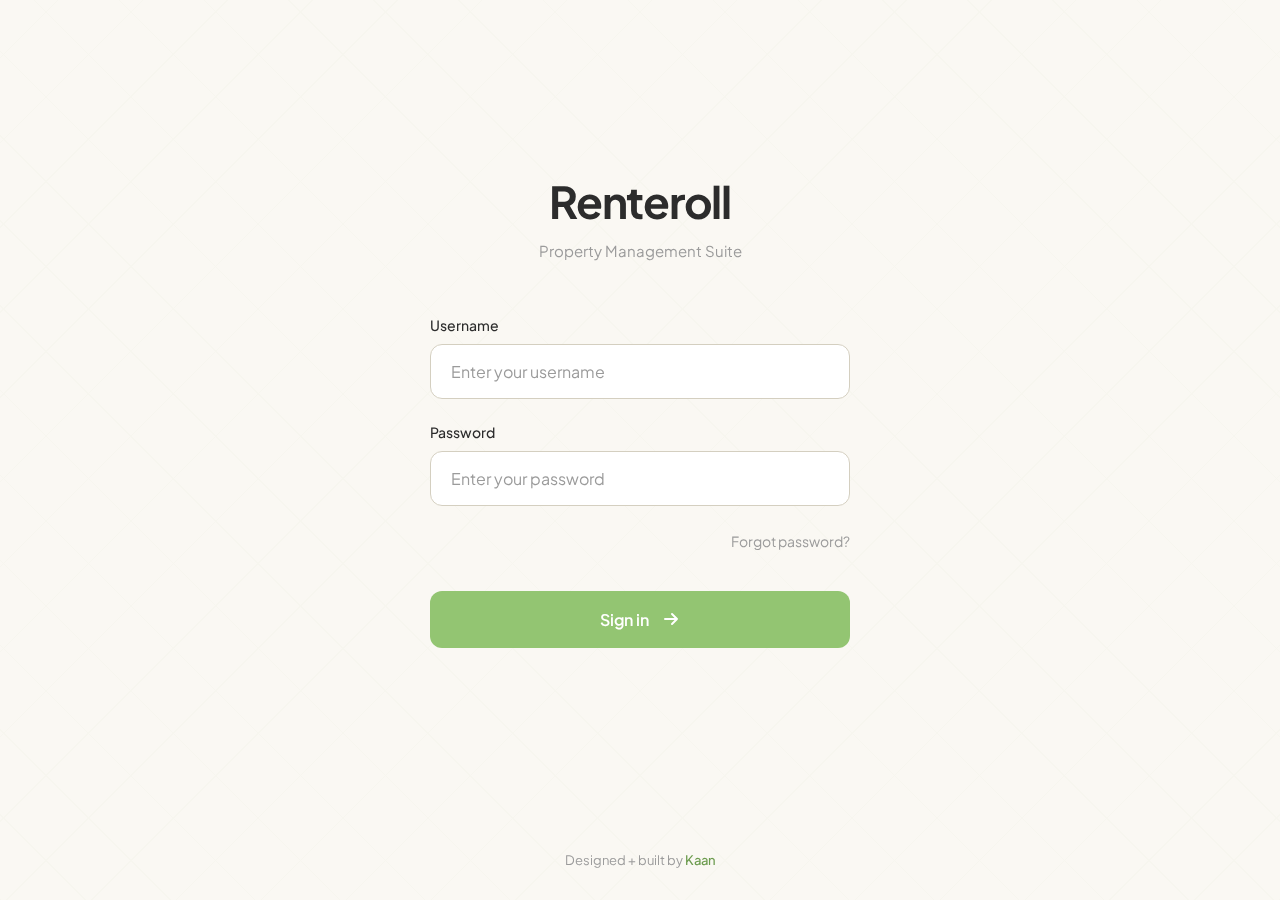
<file: index.html>
<!DOCTYPE html>
<html lang="en">
<head>
    <meta charset="UTF-8">
    <meta name="viewport" content="width=device-width, initial-scale=1.0">
    <title>Renteroll - Property Management</title>
    <link rel="preconnect" href="https://fonts.googleapis.com">
    <link rel="preconnect" href="https://fonts.gstatic.com" crossorigin>
    <link href="https://fonts.googleapis.com/css2?family=Plus+Jakarta+Sans:wght@300;400;500;600;700;800&display=swap" rel="stylesheet">
    
    <style>
        :root {
            --pistachio: #93C572;
            --pistachio-dark: #6B9B4D;
            --pistachio-light: #B5D99C;
            --shell-brown: #8B7355;
            --cream: #FAF8F3;
            --sand: #E8E3D6;
            --charcoal: #2C2C2C;
            --white: #FFFFFF;
            --gray-light: #D4CFC0;
            --gray-medium: #9B9B9B;
        }

        * {
            margin: 0;
            padding: 0;
            box-sizing: border-box;
        }

        body {
            font-family: 'Plus Jakarta Sans', sans-serif;
            background: var(--cream);
            min-height: 100vh;
            display: flex;
            flex-direction: column;
            position: relative;
            overflow-x: hidden;
        }

        /* Geometric Background Pattern */
        .geometric-bg {
            position: fixed;
            top: 0;
            left: 0;
            width: 100%;
            height: 100%;
            z-index: 0;
            opacity: 0.03;
            background-image: 
                repeating-linear-gradient(45deg, var(--pistachio) 0px, var(--pistachio) 1px, transparent 1px, transparent 60px),
                repeating-linear-gradient(-45deg, var(--pistachio) 0px, var(--pistachio) 1px, transparent 1px, transparent 60px);
            animation: subtleFloat 20s ease-in-out infinite;
        }

        @keyframes subtleFloat {
            0%, 100% { transform: translate(0, 0); }
            50% { transform: translate(10px, -10px); }
        }

        .container {
            flex: 1;
            display: flex;
            align-items: center;
            justify-content: center;
            padding: 2rem;
            position: relative;
            z-index: 1;
        }

        .login-card {
            background: transparent;
            width: 100%;
            max-width: 420px;
            padding: 0;
            position: relative;
            animation: cardEntry 0.8s cubic-bezier(0.34, 1.56, 0.64, 1);
        }

        @keyframes cardEntry {
            from {
                opacity: 0;
                transform: translateY(20px);
            }
            to {
                opacity: 1;
                transform: translateY(0);
            }
        }

        .logo-section {
            margin-bottom: 3.5rem;
            text-align: center;
        }

        .logo {
            font-family: 'Plus Jakarta Sans', sans-serif;
            font-size: 2.75rem;
            font-weight: 700;
            color: var(--charcoal);
            letter-spacing: -0.03em;
            margin-bottom: 0.75rem;
            animation: logoFade 1s ease-out 0.2s backwards;
        }

        @keyframes logoFade {
            from {
                opacity: 0;
                transform: translateY(-10px);
            }
            to {
                opacity: 1;
                transform: translateY(0);
            }
        }

        .tagline {
            font-size: 0.938rem;
            color: var(--gray-medium);
            font-weight: 400;
            letter-spacing: 0;
            animation: logoFade 1s ease-out 0.4s backwards;
        }

        .login-form {
            animation: formFade 1s ease-out 0.6s backwards;
        }

        @keyframes formFade {
            from {
                opacity: 0;
            }
            to {
                opacity: 1;
            }
        }

        .form-group {
            margin-bottom: 1.5rem;
        }

        label {
            display: block;
            font-size: 0.875rem;
            font-weight: 500;
            color: var(--charcoal);
            margin-bottom: 0.625rem;
            letter-spacing: 0;
        }

        input {
            width: 100%;
            padding: 1rem 1.25rem;
            font-family: 'Plus Jakarta Sans', sans-serif;
            font-size: 1rem;
            color: var(--charcoal);
            background: var(--white);
            border: 1.5px solid var(--gray-light);
            border-radius: 12px;
            transition: all 0.3s cubic-bezier(0.4, 0, 0.2, 1);
        }

        input:focus {
            outline: none;
            border-color: var(--pistachio);
            box-shadow: 0 0 0 4px rgba(147, 197, 114, 0.1);
        }

        input::placeholder {
            color: var(--gray-medium);
            font-weight: 400;
        }

        .form-footer {
            margin-bottom: 2.5rem;
            text-align: right;
        }

        .forgot-password {
            font-size: 0.875rem;
            color: var(--gray-medium);
            text-decoration: none;
            transition: color 0.3s ease;
            font-weight: 400;
        }

        .forgot-password:hover {
            color: var(--pistachio-dark);
        }

        .btn-login {
            width: 100%;
            padding: 1.125rem 2rem;
            font-family: 'Plus Jakarta Sans', sans-serif;
            font-size: 1rem;
            font-weight: 600;
            color: var(--white);
            background: var(--pistachio);
            border: none;
            border-radius: 12px;
            cursor: pointer;
            display: flex;
            align-items: center;
            justify-content: center;
            gap: 0.75rem;
            letter-spacing: 0;
            transition: all 0.3s cubic-bezier(0.4, 0, 0.2, 1);
            position: relative;
            overflow: hidden;
        }

        .btn-login::before {
            content: '';
            position: absolute;
            top: 0;
            left: -100%;
            width: 100%;
            height: 100%;
            background: linear-gradient(90deg, transparent, rgba(255, 255, 255, 0.2), transparent);
            transition: left 0.6s ease;
        }

        .btn-login:hover::before {
            left: 100%;
        }

        .btn-login:hover {
            background: var(--pistachio-dark);
            box-shadow: 0 8px 24px rgba(147, 197, 114, 0.3);
            transform: translateY(-2px);
        }

        .btn-login:active {
            transform: translateY(0);
        }

        .arrow {
            transition: transform 0.3s cubic-bezier(0.4, 0, 0.2, 1);
        }

        .btn-login:hover .arrow {
            transform: translateX(4px);
        }

        .footer {
            padding: 2rem;
            text-align: center;
            position: relative;
            z-index: 1;
        }

        .footer p {
            font-size: 0.813rem;
            color: var(--gray-medium);
            font-weight: 400;
        }

        .footer a {
            color: var(--pistachio-dark);
            text-decoration: none;
            font-weight: 500;
            transition: color 0.3s ease;
            position: relative;
        }

        .footer a::after {
            content: '';
            position: absolute;
            bottom: -2px;
            left: 0;
            width: 100%;
            height: 1px;
            background: var(--pistachio-dark);
            transform: scaleX(0);
            transform-origin: right;
            transition: transform 0.3s ease;
        }

        .footer a:hover::after {
            transform: scaleX(1);
            transform-origin: left;
        }

        .footer a:hover {
            color: var(--pistachio);
        }

        /* Mobile Responsive */
        @media (max-width: 768px) {
            .container {
                padding: 1.5rem;
            }
            
            .login-card {
                padding: 0;
            }
            
            .logo {
                font-size: 2.5rem;
            }
            
            .tagline {
                font-size: 0.875rem;
            }
        }

        @media (max-width: 480px) {
            .container {
                padding: 1rem;
            }
            
            .login-card {
                padding: 0;
            }
            
            .logo {
                font-size: 2.25rem;
            }
            
            .logo-section {
                margin-bottom: 3rem;
            }
            
            .form-group {
                margin-bottom: 1.5rem;
            }
            
            input {
                padding: 0.875rem 1rem;
            }
        }
    </style>
</head>
<body>
    <div class="geometric-bg"></div>
    
    <div class="container">
        <div class="login-card">
            <div class="logo-section">
                <h1 class="logo">Renteroll</h1>
                <p class="tagline">Property Management Suite</p>
            </div>
            
            <form class="login-form" id="loginForm">
                <div class="form-group">
                    <label for="username">Username</label>
                    <input 
                        type="text" 
                        id="username" 
                        name="username" 
                        placeholder="Enter your username"
                        required
                    >
                </div>
                
                <div class="form-group">
                    <label for="password">Password</label>
                    <input 
                        type="password" 
                        id="password" 
                        name="password" 
                        placeholder="Enter your password"
                        required
                    >
                </div>
                
                <div class="form-footer">
                    <a href="#" class="forgot-password">Forgot password?</a>
                </div>
                
                <button type="submit" class="btn-login">
                    <span>Sign in</span>
                    <svg class="arrow" width="20" height="20" viewBox="0 0 20 20" fill="none" xmlns="http://www.w3.org/2000/svg">
                        <path d="M4 10H16M16 10L11 5M16 10L11 15" stroke="currentColor" stroke-width="2" stroke-linecap="round" stroke-linejoin="round"/>
                    </svg>
                </button>
            </form>
        </div>
    </div>
    
    <footer class="footer">
        <p>Designed + built by <a href="https://kaanesendemir.com" target="_blank" rel="noopener noreferrer">Kaan</a></p>
    </footer>
    
    <script>
        // Handle login form submission
        document.getElementById('loginForm').addEventListener('submit', function(e) {
            e.preventDefault();
            
            // Add a subtle loading state to button
            const button = this.querySelector('.btn-login');
            const buttonText = button.querySelector('span');
            const originalText = buttonText.textContent;
            
            buttonText.textContent = 'Signing in...';
            button.style.opacity = '0.7';
            button.style.pointerEvents = 'none';
            
            // Simulate a brief loading period for better UX
            setTimeout(() => {
                // Redirect to dashboard - will create dashboard.html next
                window.location.href = 'dashboard.html';
            }, 600);
        });

        // Add smooth input focus animations
        const inputs = document.querySelectorAll('input');

        inputs.forEach(input => {
            input.addEventListener('focus', function() {
                this.parentElement.style.transform = 'translateX(2px)';
            });
            
            input.addEventListener('blur', function() {
                this.parentElement.style.transform = 'translateX(0)';
            });
        });

        // Prevent forgot password link from doing anything (placeholder)
        document.querySelector('.forgot-password').addEventListener('click', function(e) {
            e.preventDefault();
            alert('Password reset functionality coming soon!');
        });
    </script>
</body>
</html>
</file>
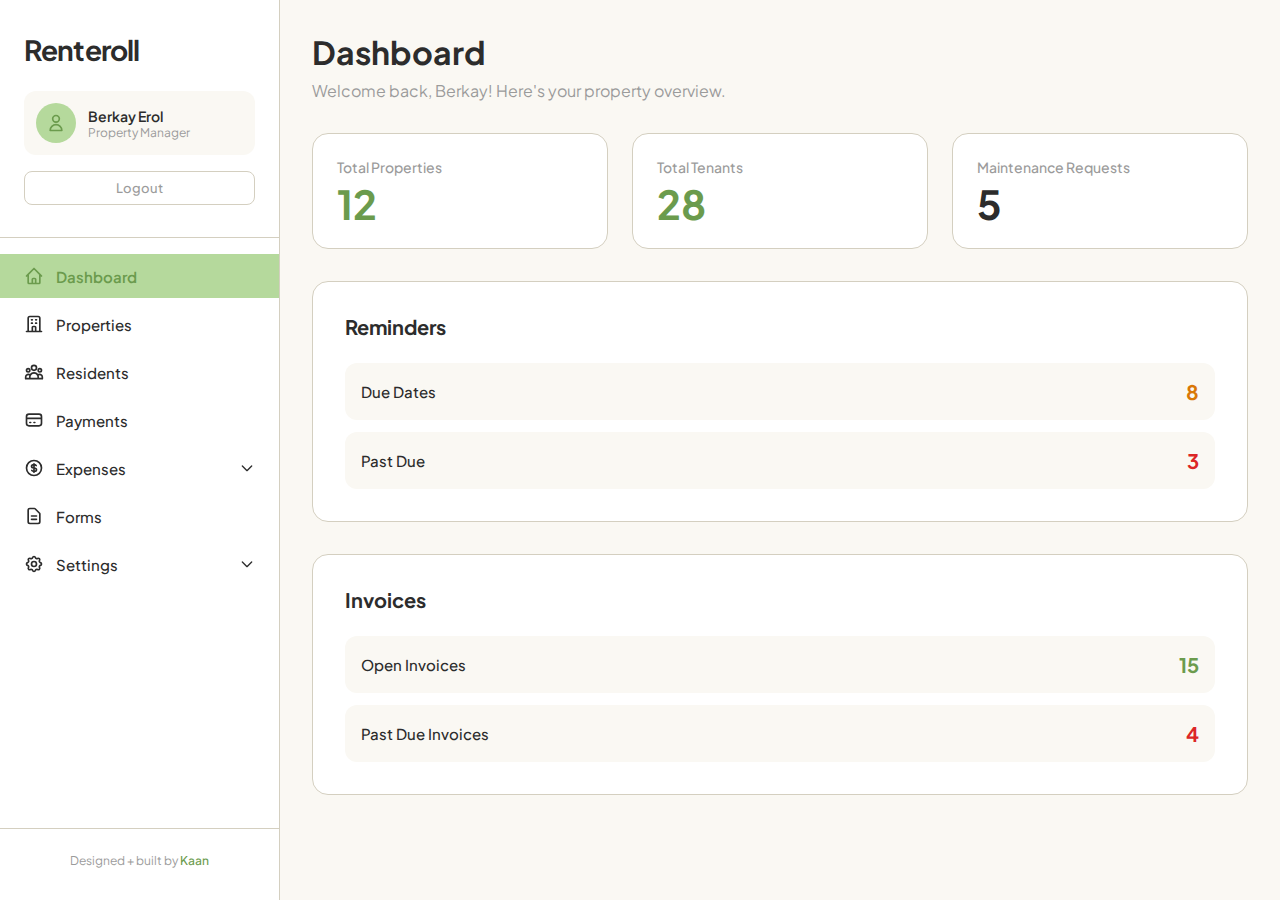
<file: dashboard.html>
<!DOCTYPE html>
<html lang="en">
<head>
    <meta charset="UTF-8">
    <meta name="viewport" content="width=device-width, initial-scale=1.0">
    <title>Dashboard - Renteroll</title>
    <link rel="preconnect" href="https://fonts.googleapis.com">
    <link rel="preconnect" href="https://fonts.gstatic.com" crossorigin>
    <link href="https://fonts.googleapis.com/css2?family=Plus+Jakarta+Sans:wght@300;400;500;600;700;800&display=swap" rel="stylesheet">
    
    <style>
        :root {
            --pistachio: #93C572;
            --pistachio-dark: #6B9B4D;
            --pistachio-light: #B5D99C;
            --shell-brown: #8B7355;
            --cream: #FAF8F3;
            --sand: #E8E3D6;
            --charcoal: #2C2C2C;
            --white: #FFFFFF;
            --gray-light: #D4CFC0;
            --gray-medium: #9B9B9B;
            --sidebar-width: 280px;
        }

        * {
            margin: 0;
            padding: 0;
            box-sizing: border-box;
        }

        body {
            font-family: 'Plus Jakarta Sans', sans-serif;
            background: var(--cream);
            min-height: 100vh;
            display: flex;
            overflow-x: hidden;
        }

        /* Sidebar Navigation */
        .sidebar {
            width: var(--sidebar-width);
            background: var(--white);
            border-right: 1px solid var(--gray-light);
            height: 100vh;
            position: fixed;
            left: 0;
            top: 0;
            overflow-y: auto;
            z-index: 100;
            transition: transform 0.3s ease;
            display: flex;
            flex-direction: column;
        }

        .sidebar-header {
            padding: 2rem 1.5rem;
            border-bottom: 1px solid var(--gray-light);
        }

        .logo {
            font-family: 'Plus Jakarta Sans', sans-serif;
            font-size: 1.75rem;
            font-weight: 700;
            color: var(--charcoal);
            letter-spacing: -0.03em;
            margin-bottom: 1.5rem;
        }

        .user-info {
            display: flex;
            align-items: center;
            gap: 0.75rem;
            padding: 0.75rem;
            background: var(--cream);
            border-radius: 12px;
            margin-bottom: 1rem;
        }

        .user-avatar {
            width: 40px;
            height: 40px;
            background: var(--pistachio-light);
            border-radius: 50%;
            display: flex;
            align-items: center;
            justify-content: center;
            flex-shrink: 0;
        }

        .user-avatar svg {
            width: 20px;
            height: 20px;
            color: var(--pistachio-dark);
        }

        .user-details {
            flex: 1;
            min-width: 0;
        }

        .user-name {
            font-size: 0.875rem;
            font-weight: 600;
            color: var(--charcoal);
            white-space: nowrap;
            overflow: hidden;
            text-overflow: ellipsis;
        }

        .user-role {
            font-size: 0.75rem;
            color: var(--gray-medium);
        }

        .logout-btn {
            padding: 0.5rem 1rem;
            font-family: 'Plus Jakarta Sans', sans-serif;
            font-size: 0.813rem;
            font-weight: 500;
            color: var(--gray-medium);
            background: transparent;
            border: 1px solid var(--gray-light);
            border-radius: 8px;
            cursor: pointer;
            transition: all 0.3s ease;
            width: 100%;
        }

        .logout-btn:hover {
            background: var(--cream);
            border-color: var(--pistachio);
            color: var(--pistachio-dark);
        }

        /* Navigation Menu */
        .nav-menu {
            padding: 1rem 0;
            flex: 1;
        }

        .nav-item {
            margin-bottom: 0.25rem;
        }

        .nav-link {
            display: flex;
            align-items: center;
            justify-content: space-between;
            padding: 0.75rem 1.5rem;
            color: var(--charcoal);
            text-decoration: none;
            font-size: 0.938rem;
            font-weight: 500;
            transition: all 0.3s ease;
            cursor: pointer;
            user-select: none;
        }

        .nav-link:hover {
            background: var(--cream);
            color: var(--pistachio-dark);
        }

        .nav-link.active {
            background: var(--pistachio-light);
            color: var(--pistachio-dark);
            font-weight: 600;
        }

        .nav-link-content {
            display: flex;
            align-items: center;
            gap: 0.75rem;
        }

        .nav-icon {
            width: 20px;
            height: 20px;
            flex-shrink: 0;
        }

        .chevron {
            width: 16px;
            height: 16px;
            transition: transform 0.3s ease;
        }

        .chevron.open {
            transform: rotate(180deg);
        }

        /* Submenu */
        .submenu {
            max-height: 0;
            overflow: hidden;
            transition: max-height 0.3s ease;
        }

        .submenu.open {
            max-height: 500px;
        }

        .submenu-link {
            display: block;
            padding: 0.625rem 1.5rem 0.625rem 3.25rem;
            color: var(--gray-medium);
            text-decoration: none;
            font-size: 0.875rem;
            font-weight: 400;
            transition: all 0.3s ease;
        }

        .submenu-link:hover {
            color: var(--pistachio-dark);
            background: var(--cream);
        }

        /* Main Content */
        .main-content {
            margin-left: var(--sidebar-width);
            flex: 1;
            padding: 2rem;
            min-height: 100vh;
        }

        .page-header {
            margin-bottom: 2rem;
        }

        .page-title {
            font-size: 2rem;
            font-weight: 700;
            color: var(--charcoal);
            margin-bottom: 0.5rem;
        }

        .page-subtitle {
            font-size: 1rem;
            color: var(--gray-medium);
        }

        /* Dashboard Grid */
        .dashboard-grid {
            display: grid;
            grid-template-columns: repeat(auto-fit, minmax(280px, 1fr));
            gap: 1.5rem;
            margin-bottom: 2rem;
        }

        .stat-card {
            background: var(--white);
            border-radius: 16px;
            padding: 1.5rem;
            border: 1px solid var(--gray-light);
            transition: all 0.3s ease;
        }

        .stat-card:hover {
            transform: translateY(-4px);
            box-shadow: 0 8px 24px rgba(0, 0, 0, 0.08);
        }

        .stat-label {
            font-size: 0.875rem;
            color: var(--gray-medium);
            font-weight: 500;
            margin-bottom: 0.5rem;
        }

        .stat-value {
            font-size: 2.5rem;
            font-weight: 700;
            color: var(--charcoal);
            line-height: 1;
        }

        .stat-card.pistachio .stat-value {
            color: var(--pistachio-dark);
        }

        /* Section Cards */
        .section-card {
            background: var(--white);
            border-radius: 16px;
            padding: 2rem;
            border: 1px solid var(--gray-light);
            margin-bottom: 2rem;
        }

        .section-title {
            font-size: 1.25rem;
            font-weight: 700;
            color: var(--charcoal);
            margin-bottom: 1.5rem;
        }

        .reminder-item, .invoice-item {
            padding: 1rem;
            background: var(--cream);
            border-radius: 12px;
            margin-bottom: 0.75rem;
            display: flex;
            justify-content: space-between;
            align-items: center;
        }

        .reminder-item:last-child, .invoice-item:last-child {
            margin-bottom: 0;
        }

        .item-label {
            font-size: 0.938rem;
            font-weight: 500;
            color: var(--charcoal);
        }

        .item-value {
            font-size: 1.25rem;
            font-weight: 700;
            color: var(--pistachio-dark);
        }

        .item-value.warning {
            color: #D97706;
        }

        .item-value.danger {
            color: #DC2626;
        }

        /* Mobile Menu Toggle */
        .mobile-menu-btn {
            display: none;
            position: fixed;
            top: 1rem;
            left: 1rem;
            z-index: 101;
            background: var(--white);
            border: 1px solid var(--gray-light);
            border-radius: 8px;
            padding: 0.75rem;
            cursor: pointer;
            box-shadow: 0 2px 8px rgba(0, 0, 0, 0.1);
        }

        .mobile-menu-btn svg {
            width: 24px;
            height: 24px;
            color: var(--charcoal);
        }

        /* Sidebar Footer */
        .sidebar-footer {
            padding: 1.5rem 1.5rem 2rem;
            border-top: 1px solid var(--gray-light);
            margin-top: auto;
        }

        .sidebar-footer p {
            font-size: 0.75rem;
            color: var(--gray-medium);
            font-weight: 400;
            text-align: center;
        }

        .sidebar-footer a {
            color: var(--pistachio-dark);
            text-decoration: none;
            font-weight: 500;
            transition: color 0.3s ease;
        }

        .sidebar-footer a:hover {
            color: var(--pistachio);
        }

        /* Mobile Responsive */
        @media (max-width: 768px) {
            .sidebar {
                transform: translateX(-100%);
            }

            .sidebar.open {
                transform: translateX(0);
            }

            .main-content {
                margin-left: 0;
                padding: 5rem 1.5rem 1.5rem;
            }

            .mobile-menu-btn {
                display: block;
            }

            .dashboard-grid {
                grid-template-columns: 1fr;
            }

            .page-title {
                font-size: 1.5rem;
            }

            .stat-value {
                font-size: 2rem;
            }
        }

        /* Overlay for mobile */
        .sidebar-overlay {
            display: none;
            position: fixed;
            top: 0;
            left: 0;
            width: 100%;
            height: 100%;
            background: rgba(0, 0, 0, 0.5);
            z-index: 99;
        }

        .sidebar-overlay.show {
            display: block;
        }
    </style>
</head>
<body>
    <!-- Mobile Menu Button -->
    <button class="mobile-menu-btn" id="mobileMenuBtn">
        <svg xmlns="http://www.w3.org/2000/svg" fill="none" viewBox="0 0 24 24" stroke="currentColor">
            <path stroke-linecap="round" stroke-linejoin="round" stroke-width="2" d="M4 6h16M4 12h16M4 18h16" />
        </svg>
    </button>

    <!-- Sidebar Overlay for Mobile -->
    <div class="sidebar-overlay" id="sidebarOverlay"></div>

    <!-- Sidebar Navigation -->
    <aside class="sidebar" id="sidebar">
        <div class="sidebar-header">
            <h1 class="logo">Renteroll</h1>
            
            <div class="user-info">
                <div class="user-avatar">
                    <svg xmlns="http://www.w3.org/2000/svg" fill="none" viewBox="0 0 24 24" stroke="currentColor">
                        <path stroke-linecap="round" stroke-linejoin="round" stroke-width="2" d="M16 7a4 4 0 11-8 0 4 4 0 018 0zM12 14a7 7 0 00-7 7h14a7 7 0 00-7-7z" />
                    </svg>
                </div>
                <div class="user-details">
                    <div class="user-name">Berkay Erol</div>
                    <div class="user-role">Property Manager</div>
                </div>
            </div>
            
            <button class="logout-btn">Logout</button>
        </div>

        <nav class="nav-menu">
            <!-- Home/Dashboard -->
            <div class="nav-item">
                <a href="dashboard.html" class="nav-link active">
                    <div class="nav-link-content">
                        <svg class="nav-icon" xmlns="http://www.w3.org/2000/svg" fill="none" viewBox="0 0 24 24" stroke="currentColor">
                            <path stroke-linecap="round" stroke-linejoin="round" stroke-width="2" d="M3 12l2-2m0 0l7-7 7 7M5 10v10a1 1 0 001 1h3m10-11l2 2m-2-2v10a1 1 0 01-1 1h-3m-6 0a1 1 0 001-1v-4a1 1 0 011-1h2a1 1 0 011 1v4a1 1 0 001 1m-6 0h6" />
                        </svg>
                        <span>Dashboard</span>
                    </div>
                </a>
            </div>

            <!-- Properties -->
            <div class="nav-item">
                <a href="properties.html" class="nav-link">
                    <div class="nav-link-content">
                        <svg class="nav-icon" xmlns="http://www.w3.org/2000/svg" fill="none" viewBox="0 0 24 24" stroke="currentColor">
                            <path stroke-linecap="round" stroke-linejoin="round" stroke-width="2" d="M19 21V5a2 2 0 00-2-2H7a2 2 0 00-2 2v16m14 0h2m-2 0h-5m-9 0H3m2 0h5M9 7h1m-1 4h1m4-4h1m-1 4h1m-5 10v-5a1 1 0 011-1h2a1 1 0 011 1v5m-4 0h4" />
                        </svg>
                        <span>Properties</span>
                    </div>
                </a>
            </div>

            <!-- Residents -->
            <div class="nav-item">
                <a href="residents.html" class="nav-link">
                    <div class="nav-link-content">
                        <svg class="nav-icon" xmlns="http://www.w3.org/2000/svg" fill="none" viewBox="0 0 24 24" stroke="currentColor">
                            <path stroke-linecap="round" stroke-linejoin="round" stroke-width="2" d="M17 20h5v-2a3 3 0 00-5.356-1.857M17 20H7m10 0v-2c0-.656-.126-1.283-.356-1.857M7 20H2v-2a3 3 0 015.356-1.857M7 20v-2c0-.656.126-1.283.356-1.857m0 0a5.002 5.002 0 019.288 0M15 7a3 3 0 11-6 0 3 3 0 016 0zm6 3a2 2 0 11-4 0 2 2 0 014 0zM7 10a2 2 0 11-4 0 2 2 0 014 0z" />
                        </svg>
                        <span>Residents</span>
                    </div>
                </a>
            </div>

            <!-- Payments -->
            <div class="nav-item">
                <a href="payments.html" class="nav-link">
                    <div class="nav-link-content">
                        <svg class="nav-icon" xmlns="http://www.w3.org/2000/svg" fill="none" viewBox="0 0 24 24" stroke="currentColor">
                            <path stroke-linecap="round" stroke-linejoin="round" stroke-width="2" d="M3 10h18M7 15h1m4 0h1m-7 4h12a3 3 0 003-3V8a3 3 0 00-3-3H6a3 3 0 00-3 3v8a3 3 0 003 3z" />
                        </svg>
                        <span>Payments</span>
                    </div>
                </a>
            </div>

            <!-- Expenses -->
            <div class="nav-item">
                <div class="nav-link" data-submenu="expenses">
                    <div class="nav-link-content">
                        <svg class="nav-icon" xmlns="http://www.w3.org/2000/svg" fill="none" viewBox="0 0 24 24" stroke="currentColor">
                            <path stroke-linecap="round" stroke-linejoin="round" stroke-width="2" d="M12 8c-1.657 0-3 .895-3 2s1.343 2 3 2 3 .895 3 2-1.343 2-3 2m0-8c1.11 0 2.08.402 2.599 1M12 8V7m0 1v8m0 0v1m0-1c-1.11 0-2.08-.402-2.599-1M21 12a9 9 0 11-18 0 9 9 0 0118 0z" />
                        </svg>
                        <span>Expenses</span>
                    </div>
                    <svg class="chevron" xmlns="http://www.w3.org/2000/svg" fill="none" viewBox="0 0 24 24" stroke="currentColor">
                        <path stroke-linecap="round" stroke-linejoin="round" stroke-width="2" d="M19 9l-7 7-7-7" />
                    </svg>
                </div>
                <div class="submenu" id="expenses-submenu">
                    <a href="#" class="submenu-link">Expenses</a>
                    <a href="#" class="submenu-link">Operating Expenses Report</a>
                    <a href="#" class="submenu-link">Maintenance</a>
                </div>
            </div>

            <!-- Forms -->
            <div class="nav-item">
                <a href="forms.html" class="nav-link">
                    <div class="nav-link-content">
                        <svg class="nav-icon" xmlns="http://www.w3.org/2000/svg" fill="none" viewBox="0 0 24 24" stroke="currentColor">
                            <path stroke-linecap="round" stroke-linejoin="round" stroke-width="2" d="M9 12h6m-6 4h6m2 5H7a2 2 0 01-2-2V5a2 2 0 012-2h5.586a1 1 0 01.707.293l5.414 5.414a1 1 0 01.293.707V19a2 2 0 01-2 2z" />
                        </svg>
                        <span>Forms</span>
                    </div>
                </a>
            </div>

            <!-- Settings -->
            <div class="nav-item">
                <div class="nav-link" data-submenu="settings">
                    <div class="nav-link-content">
                        <svg class="nav-icon" xmlns="http://www.w3.org/2000/svg" fill="none" viewBox="0 0 24 24" stroke="currentColor">
                            <path stroke-linecap="round" stroke-linejoin="round" stroke-width="2" d="M10.325 4.317c.426-1.756 2.924-1.756 3.35 0a1.724 1.724 0 002.573 1.066c1.543-.94 3.31.826 2.37 2.37a1.724 1.724 0 001.065 2.572c1.756.426 1.756 2.924 0 3.35a1.724 1.724 0 00-1.066 2.573c.94 1.543-.826 3.31-2.37 2.37a1.724 1.724 0 00-2.572 1.065c-.426 1.756-2.924 1.756-3.35 0a1.724 1.724 0 00-2.573-1.066c-1.543.94-3.31-.826-2.37-2.37a1.724 1.724 0 00-1.065-2.572c-1.756-.426-1.756-2.924 0-3.35a1.724 1.724 0 001.066-2.573c-.94-1.543.826-3.31 2.37-2.37.996.608 2.296.07 2.572-1.065z" />
                            <path stroke-linecap="round" stroke-linejoin="round" stroke-width="2" d="M15 12a3 3 0 11-6 0 3 3 0 016 0z" />
                        </svg>
                        <span>Settings</span>
                    </div>
                    <svg class="chevron" xmlns="http://www.w3.org/2000/svg" fill="none" viewBox="0 0 24 24" stroke="currentColor">
                        <path stroke-linecap="round" stroke-linejoin="round" stroke-width="2" d="M19 9l-7 7-7-7" />
                    </svg>
                </div>
                <div class="submenu" id="settings-submenu">
                    <a href="#" class="submenu-link">Archived Properties</a>
                    <a href="#" class="submenu-link">Managers</a>
                </div>
            </div>
        </nav>

        <div class="sidebar-footer">
            <p>Designed + built by <a href="https://kaanesendemir.com" target="_blank" rel="noopener noreferrer">Kaan</a></p>
        </div>
    </aside>

    <!-- Main Content -->
    <main class="main-content">
        <div class="page-header">
            <h1 class="page-title">Dashboard</h1>
            <p class="page-subtitle">Welcome back, Berkay! Here's your property overview.</p>
        </div>

        <!-- Statistics Grid -->
        <div class="dashboard-grid">
            <div class="stat-card pistachio">
                <div class="stat-label">Total Properties</div>
                <div class="stat-value">12</div>
            </div>
            <div class="stat-card pistachio">
                <div class="stat-label">Total Tenants</div>
                <div class="stat-value">28</div>
            </div>
            <div class="stat-card">
                <div class="stat-label">Maintenance Requests</div>
                <div class="stat-value">5</div>
            </div>
        </div>

        <!-- Reminders Section -->
        <div class="section-card">
            <h2 class="section-title">Reminders</h2>
            <div class="reminder-item">
                <div class="item-label">Due Dates</div>
                <div class="item-value warning">8</div>
            </div>
            <div class="reminder-item">
                <div class="item-label">Past Due</div>
                <div class="item-value danger">3</div>
            </div>
        </div>

        <!-- Invoices Section -->
        <div class="section-card">
            <h2 class="section-title">Invoices</h2>
            <div class="invoice-item">
                <div class="item-label">Open Invoices</div>
                <div class="item-value">15</div>
            </div>
            <div class="invoice-item">
                <div class="item-label">Past Due Invoices</div>
                <div class="item-value danger">4</div>
            </div>
        </div>
    </main>

    <script>
        // Submenu Toggle
        document.querySelectorAll('[data-submenu]').forEach(navLink => {
            navLink.addEventListener('click', function() {
                const submenuId = this.getAttribute('data-submenu') + '-submenu';
                const submenu = document.getElementById(submenuId);
                const chevron = this.querySelector('.chevron');
                
                // Toggle submenu
                submenu.classList.toggle('open');
                chevron.classList.toggle('open');
            });
        });

        // Mobile Menu Toggle
        const mobileMenuBtn = document.getElementById('mobileMenuBtn');
        const sidebar = document.getElementById('sidebar');
        const sidebarOverlay = document.getElementById('sidebarOverlay');

        mobileMenuBtn.addEventListener('click', function() {
            sidebar.classList.toggle('open');
            sidebarOverlay.classList.toggle('show');
        });

        sidebarOverlay.addEventListener('click', function() {
            sidebar.classList.remove('open');
            sidebarOverlay.classList.remove('show');
        });

        // Logout button
        document.querySelector('.logout-btn').addEventListener('click', function() {
            window.location.href = 'index.html';
        });

        // Prevent default for nav links (for demo purposes)
        document.querySelectorAll('.nav-link, .submenu-link').forEach(link => {
            link.addEventListener('click', function(e) {
                if (this.getAttribute('href') === '#') {
                    e.preventDefault();
                }
            });
        });
    </script>
</body>
</html>
</file>
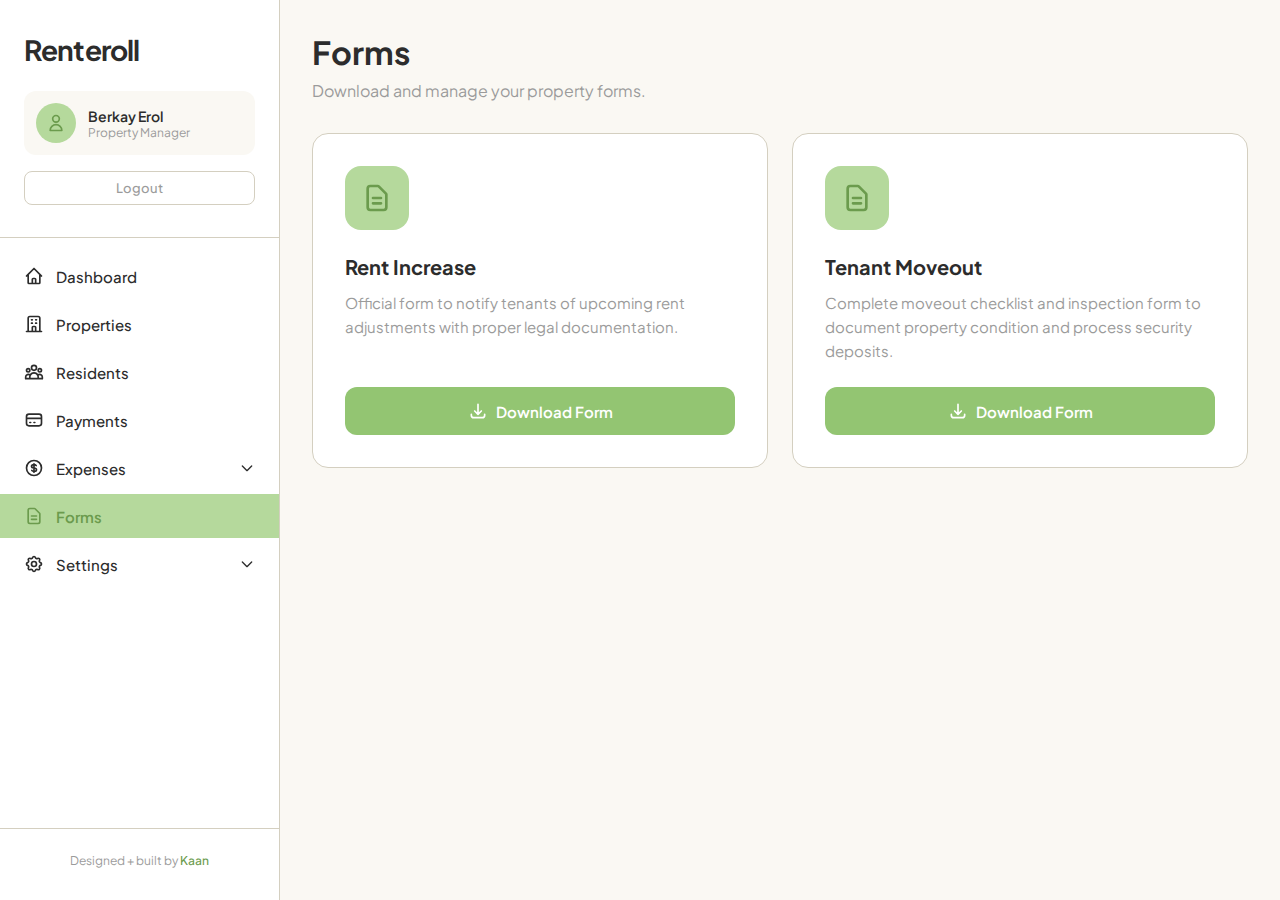
<file: forms.html>
<!DOCTYPE html>
<html lang="en">
<head>
    <meta charset="UTF-8">
    <meta name="viewport" content="width=device-width, initial-scale=1.0">
    <title>Forms - Renteroll</title>
    <link rel="preconnect" href="https://fonts.googleapis.com">
    <link rel="preconnect" href="https://fonts.gstatic.com" crossorigin>
    <link href="https://fonts.googleapis.com/css2?family=Plus+Jakarta+Sans:wght@300;400;500;600;700;800&display=swap" rel="stylesheet">
    
    <style>
        :root {
            --pistachio: #93C572;
            --pistachio-dark: #6B9B4D;
            --pistachio-light: #B5D99C;
            --shell-brown: #8B7355;
            --cream: #FAF8F3;
            --sand: #E8E3D6;
            --charcoal: #2C2C2C;
            --white: #FFFFFF;
            --gray-light: #D4CFC0;
            --gray-medium: #9B9B9B;
            --sidebar-width: 280px;
        }

        * {
            margin: 0;
            padding: 0;
            box-sizing: border-box;
        }

        body {
            font-family: 'Plus Jakarta Sans', sans-serif;
            background: var(--cream);
            min-height: 100vh;
            display: flex;
            overflow-x: hidden;
        }

        /* Sidebar Navigation */
        .sidebar {
            width: var(--sidebar-width);
            background: var(--white);
            border-right: 1px solid var(--gray-light);
            height: 100vh;
            position: fixed;
            left: 0;
            top: 0;
            overflow-y: auto;
            z-index: 100;
            transition: transform 0.3s ease;
            display: flex;
            flex-direction: column;
        }

        .sidebar-header {
            padding: 2rem 1.5rem;
            border-bottom: 1px solid var(--gray-light);
        }

        .logo {
            font-family: 'Plus Jakarta Sans', sans-serif;
            font-size: 1.75rem;
            font-weight: 700;
            color: var(--charcoal);
            letter-spacing: -0.03em;
            margin-bottom: 1.5rem;
        }

        .user-info {
            display: flex;
            align-items: center;
            gap: 0.75rem;
            padding: 0.75rem;
            background: var(--cream);
            border-radius: 12px;
            margin-bottom: 1rem;
        }

        .user-avatar {
            width: 40px;
            height: 40px;
            background: var(--pistachio-light);
            border-radius: 50%;
            display: flex;
            align-items: center;
            justify-content: center;
            flex-shrink: 0;
        }

        .user-avatar svg {
            width: 20px;
            height: 20px;
            color: var(--pistachio-dark);
        }

        .user-details {
            flex: 1;
            min-width: 0;
        }

        .user-name {
            font-size: 0.875rem;
            font-weight: 600;
            color: var(--charcoal);
            white-space: nowrap;
            overflow: hidden;
            text-overflow: ellipsis;
        }

        .user-role {
            font-size: 0.75rem;
            color: var(--gray-medium);
        }

        .logout-btn {
            padding: 0.5rem 1rem;
            font-family: 'Plus Jakarta Sans', sans-serif;
            font-size: 0.813rem;
            font-weight: 500;
            color: var(--gray-medium);
            background: transparent;
            border: 1px solid var(--gray-light);
            border-radius: 8px;
            cursor: pointer;
            transition: all 0.3s ease;
            width: 100%;
        }

        .logout-btn:hover {
            background: var(--cream);
            border-color: var(--pistachio);
            color: var(--pistachio-dark);
        }

        /* Navigation Menu */
        .nav-menu {
            padding: 1rem 0;
            flex: 1;
        }

        .nav-item {
            margin-bottom: 0.25rem;
        }

        .nav-link {
            display: flex;
            align-items: center;
            justify-content: space-between;
            padding: 0.75rem 1.5rem;
            color: var(--charcoal);
            text-decoration: none;
            font-size: 0.938rem;
            font-weight: 500;
            transition: all 0.3s ease;
            cursor: pointer;
            user-select: none;
        }

        .nav-link:hover {
            background: var(--cream);
            color: var(--pistachio-dark);
        }

        .nav-link.active {
            background: var(--pistachio-light);
            color: var(--pistachio-dark);
            font-weight: 600;
        }

        .nav-link-content {
            display: flex;
            align-items: center;
            gap: 0.75rem;
        }

        .nav-icon {
            width: 20px;
            height: 20px;
            flex-shrink: 0;
        }

        .chevron {
            width: 16px;
            height: 16px;
            transition: transform 0.3s ease;
        }

        .chevron.open {
            transform: rotate(180deg);
        }

        /* Submenu */
        .submenu {
            max-height: 0;
            overflow: hidden;
            transition: max-height 0.3s ease;
        }

        .submenu.open {
            max-height: 500px;
        }

        .submenu-link {
            display: block;
            padding: 0.625rem 1.5rem 0.625rem 3.25rem;
            color: var(--gray-medium);
            text-decoration: none;
            font-size: 0.875rem;
            font-weight: 400;
            transition: all 0.3s ease;
        }

        .submenu-link:hover {
            color: var(--pistachio-dark);
            background: var(--cream);
        }

        /* Sidebar Footer */
        .sidebar-footer {
            padding: 1.5rem 1.5rem 2rem;
            border-top: 1px solid var(--gray-light);
            margin-top: auto;
        }

        .sidebar-footer p {
            font-size: 0.75rem;
            color: var(--gray-medium);
            font-weight: 400;
            text-align: center;
        }

        .sidebar-footer a {
            color: var(--pistachio-dark);
            text-decoration: none;
            font-weight: 500;
            transition: color 0.3s ease;
        }

        .sidebar-footer a:hover {
            color: var(--pistachio);
        }

        /* Main Content */
        .main-content {
            margin-left: var(--sidebar-width);
            flex: 1;
            padding: 2rem;
            min-height: 100vh;
        }

        .page-header {
            margin-bottom: 2rem;
        }

        .page-title {
            font-size: 2rem;
            font-weight: 700;
            color: var(--charcoal);
            margin-bottom: 0.5rem;
        }

        .page-subtitle {
            font-size: 1rem;
            color: var(--gray-medium);
        }

        /* Forms Grid */
        .forms-grid {
            display: grid;
            grid-template-columns: repeat(auto-fit, minmax(320px, 1fr));
            gap: 1.5rem;
        }

        .form-card {
            background: var(--white);
            border-radius: 16px;
            padding: 2rem;
            border: 1px solid var(--gray-light);
            transition: all 0.3s ease;
            display: flex;
            flex-direction: column;
        }

        .form-card:hover {
            transform: translateY(-4px);
            box-shadow: 0 8px 24px rgba(0, 0, 0, 0.08);
        }

        .form-icon {
            width: 64px;
            height: 64px;
            background: var(--pistachio-light);
            border-radius: 16px;
            display: flex;
            align-items: center;
            justify-content: center;
            margin-bottom: 1.5rem;
        }

        .form-icon svg {
            width: 32px;
            height: 32px;
            color: var(--pistachio-dark);
        }

        .form-title {
            font-size: 1.25rem;
            font-weight: 700;
            color: var(--charcoal);
            margin-bottom: 0.75rem;
        }

        .form-description {
            font-size: 0.938rem;
            color: var(--gray-medium);
            line-height: 1.6;
            margin-bottom: 1.5rem;
            flex: 1;
        }

        .download-btn {
            padding: 0.875rem 1.5rem;
            font-family: 'Plus Jakarta Sans', sans-serif;
            font-size: 0.938rem;
            font-weight: 600;
            color: var(--white);
            background: var(--pistachio);
            border: none;
            border-radius: 12px;
            cursor: pointer;
            display: flex;
            align-items: center;
            justify-content: center;
            gap: 0.5rem;
            transition: all 0.3s ease;
        }

        .download-btn:hover {
            background: var(--pistachio-dark);
            transform: translateY(-2px);
            box-shadow: 0 4px 12px rgba(147, 197, 114, 0.3);
        }

        .download-btn svg {
            width: 20px;
            height: 20px;
        }

        /* Mobile Menu Toggle */
        .mobile-menu-btn {
            display: none;
            position: fixed;
            top: 1rem;
            left: 1rem;
            z-index: 101;
            background: var(--white);
            border: 1px solid var(--gray-light);
            border-radius: 8px;
            padding: 0.75rem;
            cursor: pointer;
            box-shadow: 0 2px 8px rgba(0, 0, 0, 0.1);
        }

        .mobile-menu-btn svg {
            width: 24px;
            height: 24px;
            color: var(--charcoal);
        }

        /* Mobile Responsive */
        @media (max-width: 768px) {
            .sidebar {
                transform: translateX(-100%);
            }

            .sidebar.open {
                transform: translateX(0);
            }

            .main-content {
                margin-left: 0;
                padding: 5rem 1.5rem 1.5rem;
            }

            .mobile-menu-btn {
                display: block;
            }

            .forms-grid {
                grid-template-columns: 1fr;
            }

            .page-title {
                font-size: 1.5rem;
            }
        }

        /* Overlay for mobile */
        .sidebar-overlay {
            display: none;
            position: fixed;
            top: 0;
            left: 0;
            width: 100%;
            height: 100%;
            background: rgba(0, 0, 0, 0.5);
            z-index: 99;
        }

        .sidebar-overlay.show {
            display: block;
        }
    </style>
</head>
<body>
    <!-- Mobile Menu Button -->
    <button class="mobile-menu-btn" id="mobileMenuBtn">
        <svg xmlns="http://www.w3.org/2000/svg" fill="none" viewBox="0 0 24 24" stroke="currentColor">
            <path stroke-linecap="round" stroke-linejoin="round" stroke-width="2" d="M4 6h16M4 12h16M4 18h16" />
        </svg>
    </button>

    <!-- Sidebar Overlay for Mobile -->
    <div class="sidebar-overlay" id="sidebarOverlay"></div>

    <!-- Sidebar Navigation -->
    <aside class="sidebar" id="sidebar">
        <div class="sidebar-header">
            <h1 class="logo">Renteroll</h1>
            
            <div class="user-info">
                <div class="user-avatar">
                    <svg xmlns="http://www.w3.org/2000/svg" fill="none" viewBox="0 0 24 24" stroke="currentColor">
                        <path stroke-linecap="round" stroke-linejoin="round" stroke-width="2" d="M16 7a4 4 0 11-8 0 4 4 0 018 0zM12 14a7 7 0 00-7 7h14a7 7 0 00-7-7z" />
                    </svg>
                </div>
                <div class="user-details">
                    <div class="user-name">Berkay Erol</div>
                    <div class="user-role">Property Manager</div>
                </div>
            </div>
            
            <button class="logout-btn">Logout</button>
        </div>

        <nav class="nav-menu">
            <!-- Home/Dashboard -->
            <div class="nav-item">
                <a href="dashboard.html" class="nav-link">
                    <div class="nav-link-content">
                        <svg class="nav-icon" xmlns="http://www.w3.org/2000/svg" fill="none" viewBox="0 0 24 24" stroke="currentColor">
                            <path stroke-linecap="round" stroke-linejoin="round" stroke-width="2" d="M3 12l2-2m0 0l7-7 7 7M5 10v10a1 1 0 001 1h3m10-11l2 2m-2-2v10a1 1 0 01-1 1h-3m-6 0a1 1 0 001-1v-4a1 1 0 011-1h2a1 1 0 011 1v4a1 1 0 001 1m-6 0h6" />
                        </svg>
                        <span>Dashboard</span>
                    </div>
                </a>
            </div>

            <!-- Properties -->
            <div class="nav-item">
                <a href="properties.html" class="nav-link">
                    <div class="nav-link-content">
                        <svg class="nav-icon" xmlns="http://www.w3.org/2000/svg" fill="none" viewBox="0 0 24 24" stroke="currentColor">
                            <path stroke-linecap="round" stroke-linejoin="round" stroke-width="2" d="M19 21V5a2 2 0 00-2-2H7a2 2 0 00-2 2v16m14 0h2m-2 0h-5m-9 0H3m2 0h5M9 7h1m-1 4h1m4-4h1m-1 4h1m-5 10v-5a1 1 0 011-1h2a1 1 0 011 1v5m-4 0h4" />
                        </svg>
                        <span>Properties</span>
                    </div>
                </a>
            </div>

            <!-- Residents -->
            <div class="nav-item">
                <a href="residents.html" class="nav-link">
                    <div class="nav-link-content">
                        <svg class="nav-icon" xmlns="http://www.w3.org/2000/svg" fill="none" viewBox="0 0 24 24" stroke="currentColor">
                            <path stroke-linecap="round" stroke-linejoin="round" stroke-width="2" d="M17 20h5v-2a3 3 0 00-5.356-1.857M17 20H7m10 0v-2c0-.656-.126-1.283-.356-1.857M7 20H2v-2a3 3 0 015.356-1.857M7 20v-2c0-.656.126-1.283.356-1.857m0 0a5.002 5.002 0 019.288 0M15 7a3 3 0 11-6 0 3 3 0 016 0zm6 3a2 2 0 11-4 0 2 2 0 014 0zM7 10a2 2 0 11-4 0 2 2 0 014 0z" />
                        </svg>
                        <span>Residents</span>
                    </div>
                </a>
            </div>

            <!-- Payments -->
            <div class="nav-item">
                <a href="payments.html" class="nav-link">
                    <div class="nav-link-content">
                        <svg class="nav-icon" xmlns="http://www.w3.org/2000/svg" fill="none" viewBox="0 0 24 24" stroke="currentColor">
                            <path stroke-linecap="round" stroke-linejoin="round" stroke-width="2" d="M3 10h18M7 15h1m4 0h1m-7 4h12a3 3 0 003-3V8a3 3 0 00-3-3H6a3 3 0 00-3 3v8a3 3 0 003 3z" />
                        </svg>
                        <span>Payments</span>
                    </div>
                </a>
            </div>

            <!-- Expenses -->
            <div class="nav-item">
                <div class="nav-link" data-submenu="expenses">
                    <div class="nav-link-content">
                        <svg class="nav-icon" xmlns="http://www.w3.org/2000/svg" fill="none" viewBox="0 0 24 24" stroke="currentColor">
                            <path stroke-linecap="round" stroke-linejoin="round" stroke-width="2" d="M12 8c-1.657 0-3 .895-3 2s1.343 2 3 2 3 .895 3 2-1.343 2-3 2m0-8c1.11 0 2.08.402 2.599 1M12 8V7m0 1v8m0 0v1m0-1c-1.11 0-2.08-.402-2.599-1M21 12a9 9 0 11-18 0 9 9 0 0118 0z" />
                        </svg>
                        <span>Expenses</span>
                    </div>
                    <svg class="chevron" xmlns="http://www.w3.org/2000/svg" fill="none" viewBox="0 0 24 24" stroke="currentColor">
                        <path stroke-linecap="round" stroke-linejoin="round" stroke-width="2" d="M19 9l-7 7-7-7" />
                    </svg>
                </div>
                <div class="submenu" id="expenses-submenu">
                    <a href="#" class="submenu-link">Expenses</a>
                    <a href="#" class="submenu-link">Operating Expenses Report</a>
                    <a href="#" class="submenu-link">Maintenance</a>
                </div>
            </div>

            <!-- Forms -->
            <div class="nav-item">
                <a href="forms.html" class="nav-link active">
                    <div class="nav-link-content">
                        <svg class="nav-icon" xmlns="http://www.w3.org/2000/svg" fill="none" viewBox="0 0 24 24" stroke="currentColor">
                            <path stroke-linecap="round" stroke-linejoin="round" stroke-width="2" d="M9 12h6m-6 4h6m2 5H7a2 2 0 01-2-2V5a2 2 0 012-2h5.586a1 1 0 01.707.293l5.414 5.414a1 1 0 01.293.707V19a2 2 0 01-2 2z" />
                        </svg>
                        <span>Forms</span>
                    </div>
                </a>
            </div>

            <!-- Settings -->
            <div class="nav-item">
                <div class="nav-link" data-submenu="settings">
                    <div class="nav-link-content">
                        <svg class="nav-icon" xmlns="http://www.w3.org/2000/svg" fill="none" viewBox="0 0 24 24" stroke="currentColor">
                            <path stroke-linecap="round" stroke-linejoin="round" stroke-width="2" d="M10.325 4.317c.426-1.756 2.924-1.756 3.35 0a1.724 1.724 0 002.573 1.066c1.543-.94 3.31.826 2.37 2.37a1.724 1.724 0 001.065 2.572c1.756.426 1.756 2.924 0 3.35a1.724 1.724 0 00-1.066 2.573c.94 1.543-.826 3.31-2.37 2.37a1.724 1.724 0 00-2.572 1.065c-.426 1.756-2.924 1.756-3.35 0a1.724 1.724 0 00-2.573-1.066c-1.543.94-3.31-.826-2.37-2.37a1.724 1.724 0 00-1.065-2.572c-1.756-.426-1.756-2.924 0-3.35a1.724 1.724 0 001.066-2.573c-.94-1.543.826-3.31 2.37-2.37.996.608 2.296.07 2.572-1.065z" />
                            <path stroke-linecap="round" stroke-linejoin="round" stroke-width="2" d="M15 12a3 3 0 11-6 0 3 3 0 016 0z" />
                        </svg>
                        <span>Settings</span>
                    </div>
                    <svg class="chevron" xmlns="http://www.w3.org/2000/svg" fill="none" viewBox="0 0 24 24" stroke="currentColor">
                        <path stroke-linecap="round" stroke-linejoin="round" stroke-width="2" d="M19 9l-7 7-7-7" />
                    </svg>
                </div>
                <div class="submenu" id="settings-submenu">
                    <a href="#" class="submenu-link">Archived Properties</a>
                    <a href="#" class="submenu-link">Managers</a>
                </div>
            </div>
        </nav>

        <div class="sidebar-footer">
            <p>Designed + built by <a href="https://kaanesendemir.com" target="_blank" rel="noopener noreferrer">Kaan</a></p>
        </div>
    </aside>

    <!-- Main Content -->
    <main class="main-content">
        <div class="page-header">
            <h1 class="page-title">Forms</h1>
            <p class="page-subtitle">Download and manage your property forms.</p>
        </div>

        <!-- Forms Grid -->
        <div class="forms-grid">
            <!-- Rent Increase Form -->
            <div class="form-card">
                <div class="form-icon">
                    <svg xmlns="http://www.w3.org/2000/svg" fill="none" viewBox="0 0 24 24" stroke="currentColor">
                        <path stroke-linecap="round" stroke-linejoin="round" stroke-width="2" d="M9 12h6m-6 4h6m2 5H7a2 2 0 01-2-2V5a2 2 0 012-2h5.586a1 1 0 01.707.293l5.414 5.414a1 1 0 01.293.707V19a2 2 0 01-2 2z" />
                    </svg>
                </div>
                <h3 class="form-title">Rent Increase</h3>
                <p class="form-description">Official form to notify tenants of upcoming rent adjustments with proper legal documentation.</p>
                <button class="download-btn">
                    <svg xmlns="http://www.w3.org/2000/svg" fill="none" viewBox="0 0 24 24" stroke="currentColor">
                        <path stroke-linecap="round" stroke-linejoin="round" stroke-width="2" d="M4 16v1a3 3 0 003 3h10a3 3 0 003-3v-1m-4-4l-4 4m0 0l-4-4m4 4V4" />
                    </svg>
                    Download Form
                </button>
            </div>

            <!-- Tenant Moveout Form -->
            <div class="form-card">
                <div class="form-icon">
                    <svg xmlns="http://www.w3.org/2000/svg" fill="none" viewBox="0 0 24 24" stroke="currentColor">
                        <path stroke-linecap="round" stroke-linejoin="round" stroke-width="2" d="M9 12h6m-6 4h6m2 5H7a2 2 0 01-2-2V5a2 2 0 012-2h5.586a1 1 0 01.707.293l5.414 5.414a1 1 0 01.293.707V19a2 2 0 01-2 2z" />
                    </svg>
                </div>
                <h3 class="form-title">Tenant Moveout</h3>
                <p class="form-description">Complete moveout checklist and inspection form to document property condition and process security deposits.</p>
                <button class="download-btn">
                    <svg xmlns="http://www.w3.org/2000/svg" fill="none" viewBox="0 0 24 24" stroke="currentColor">
                        <path stroke-linecap="round" stroke-linejoin="round" stroke-width="2" d="M4 16v1a3 3 0 003 3h10a3 3 0 003-3v-1m-4-4l-4 4m0 0l-4-4m4 4V4" />
                    </svg>
                    Download Form
                </button>
            </div>
        </div>
    </main>

    <script>
        // Submenu Toggle
        document.querySelectorAll('[data-submenu]').forEach(navLink => {
            navLink.addEventListener('click', function() {
                const submenuId = this.getAttribute('data-submenu') + '-submenu';
                const submenu = document.getElementById(submenuId);
                const chevron = this.querySelector('.chevron');
                
                // Toggle submenu
                submenu.classList.toggle('open');
                chevron.classList.toggle('open');
            });
        });

        // Mobile Menu Toggle
        const mobileMenuBtn = document.getElementById('mobileMenuBtn');
        const sidebar = document.getElementById('sidebar');
        const sidebarOverlay = document.getElementById('sidebarOverlay');

        mobileMenuBtn.addEventListener('click', function() {
            sidebar.classList.toggle('open');
            sidebarOverlay.classList.toggle('show');
        });

        sidebarOverlay.addEventListener('click', function() {
            sidebar.classList.remove('open');
            sidebarOverlay.classList.remove('show');
        });

        // Logout button
        document.querySelector('.logout-btn').addEventListener('click', function() {
            window.location.href = 'index.html';
        });

        // Download buttons (placeholder functionality)
        document.querySelectorAll('.download-btn').forEach(btn => {
            btn.addEventListener('click', function() {
                const formTitle = this.parentElement.querySelector('.form-title').textContent;
                alert(`Downloading ${formTitle} form...`);
            });
        });

        // Prevent default for nav links (for demo purposes)
        document.querySelectorAll('.nav-link, .submenu-link').forEach(link => {
            link.addEventListener('click', function(e) {
                if (this.getAttribute('href') === '#') {
                    e.preventDefault();
                }
            });
        });
    </script>
</body>
</html>
</file>
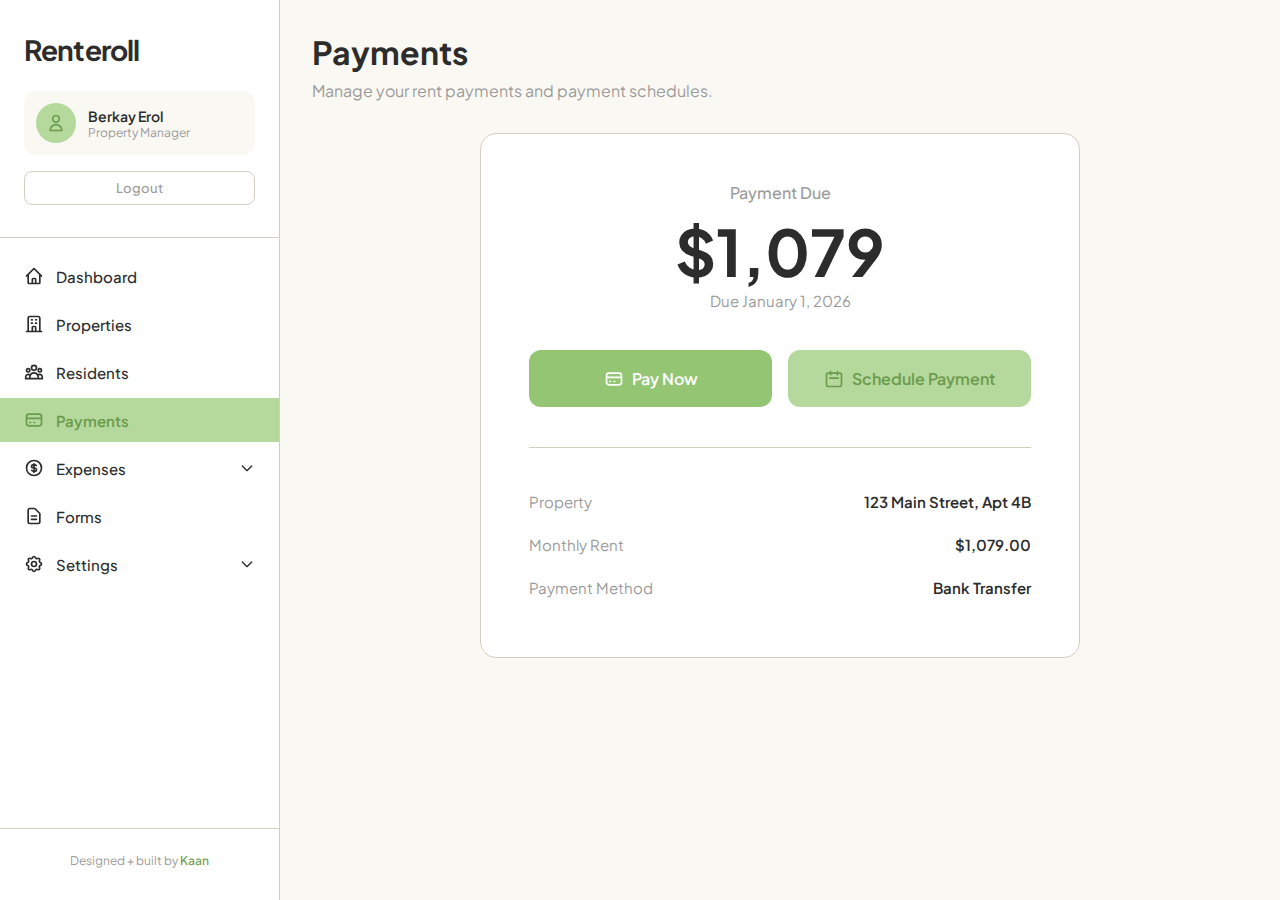
<file: payments.html>
<!DOCTYPE html>
<html lang="en">
<head>
    <meta charset="UTF-8">
    <meta name="viewport" content="width=device-width, initial-scale=1.0">
    <title>Payments - Renteroll</title>
    <link rel="preconnect" href="https://fonts.googleapis.com">
    <link rel="preconnect" href="https://fonts.gstatic.com" crossorigin>
    <link href="https://fonts.googleapis.com/css2?family=Plus+Jakarta+Sans:wght@300;400;500;600;700;800&display=swap" rel="stylesheet">
    
    <style>
        :root {
            --pistachio: #93C572;
            --pistachio-dark: #6B9B4D;
            --pistachio-light: #B5D99C;
            --shell-brown: #8B7355;
            --cream: #FAF8F3;
            --sand: #E8E3D6;
            --charcoal: #2C2C2C;
            --white: #FFFFFF;
            --gray-light: #D4CFC0;
            --gray-medium: #9B9B9B;
            --sidebar-width: 280px;
        }

        * {
            margin: 0;
            padding: 0;
            box-sizing: border-box;
        }

        body {
            font-family: 'Plus Jakarta Sans', sans-serif;
            background: var(--cream);
            min-height: 100vh;
            display: flex;
            overflow-x: hidden;
        }

        /* Sidebar Navigation */
        .sidebar {
            width: var(--sidebar-width);
            background: var(--white);
            border-right: 1px solid var(--gray-light);
            height: 100vh;
            position: fixed;
            left: 0;
            top: 0;
            overflow-y: auto;
            z-index: 100;
            transition: transform 0.3s ease;
            display: flex;
            flex-direction: column;
        }

        .sidebar-header {
            padding: 2rem 1.5rem;
            border-bottom: 1px solid var(--gray-light);
        }

        .logo {
            font-family: 'Plus Jakarta Sans', sans-serif;
            font-size: 1.75rem;
            font-weight: 700;
            color: var(--charcoal);
            letter-spacing: -0.03em;
            margin-bottom: 1.5rem;
        }

        .user-info {
            display: flex;
            align-items: center;
            gap: 0.75rem;
            padding: 0.75rem;
            background: var(--cream);
            border-radius: 12px;
            margin-bottom: 1rem;
        }

        .user-avatar {
            width: 40px;
            height: 40px;
            background: var(--pistachio-light);
            border-radius: 50%;
            display: flex;
            align-items: center;
            justify-content: center;
            flex-shrink: 0;
        }

        .user-avatar svg {
            width: 20px;
            height: 20px;
            color: var(--pistachio-dark);
        }

        .user-details {
            flex: 1;
            min-width: 0;
        }

        .user-name {
            font-size: 0.875rem;
            font-weight: 600;
            color: var(--charcoal);
            white-space: nowrap;
            overflow: hidden;
            text-overflow: ellipsis;
        }

        .user-role {
            font-size: 0.75rem;
            color: var(--gray-medium);
        }

        .logout-btn {
            padding: 0.5rem 1rem;
            font-family: 'Plus Jakarta Sans', sans-serif;
            font-size: 0.813rem;
            font-weight: 500;
            color: var(--gray-medium);
            background: transparent;
            border: 1px solid var(--gray-light);
            border-radius: 8px;
            cursor: pointer;
            transition: all 0.3s ease;
            width: 100%;
        }

        .logout-btn:hover {
            background: var(--cream);
            border-color: var(--pistachio);
            color: var(--pistachio-dark);
        }

        /* Navigation Menu */
        .nav-menu {
            padding: 1rem 0;
            flex: 1;
        }

        .nav-item {
            margin-bottom: 0.25rem;
        }

        .nav-link {
            display: flex;
            align-items: center;
            justify-content: space-between;
            padding: 0.75rem 1.5rem;
            color: var(--charcoal);
            text-decoration: none;
            font-size: 0.938rem;
            font-weight: 500;
            transition: all 0.3s ease;
            cursor: pointer;
            user-select: none;
        }

        .nav-link:hover {
            background: var(--cream);
            color: var(--pistachio-dark);
        }

        .nav-link.active {
            background: var(--pistachio-light);
            color: var(--pistachio-dark);
            font-weight: 600;
        }

        .nav-link-content {
            display: flex;
            align-items: center;
            gap: 0.75rem;
        }

        .nav-icon {
            width: 20px;
            height: 20px;
            flex-shrink: 0;
        }

        .chevron {
            width: 16px;
            height: 16px;
            transition: transform 0.3s ease;
        }

        .chevron.open {
            transform: rotate(180deg);
        }

        /* Submenu */
        .submenu {
            max-height: 0;
            overflow: hidden;
            transition: max-height 0.3s ease;
        }

        .submenu.open {
            max-height: 500px;
        }

        .submenu-link {
            display: block;
            padding: 0.625rem 1.5rem 0.625rem 3.25rem;
            color: var(--gray-medium);
            text-decoration: none;
            font-size: 0.875rem;
            font-weight: 400;
            transition: all 0.3s ease;
        }

        .submenu-link:hover {
            color: var(--pistachio-dark);
            background: var(--cream);
        }

        /* Sidebar Footer */
        .sidebar-footer {
            padding: 1.5rem 1.5rem 2rem;
            border-top: 1px solid var(--gray-light);
            margin-top: auto;
        }

        .sidebar-footer p {
            font-size: 0.75rem;
            color: var(--gray-medium);
            font-weight: 400;
            text-align: center;
        }

        .sidebar-footer a {
            color: var(--pistachio-dark);
            text-decoration: none;
            font-weight: 500;
            transition: color 0.3s ease;
        }

        .sidebar-footer a:hover {
            color: var(--pistachio);
        }

        /* Main Content */
        .main-content {
            margin-left: var(--sidebar-width);
            flex: 1;
            padding: 2rem;
            min-height: 100vh;
        }

        .page-header {
            margin-bottom: 2rem;
        }

        .page-title {
            font-size: 2rem;
            font-weight: 700;
            color: var(--charcoal);
            margin-bottom: 0.5rem;
        }

        .page-subtitle {
            font-size: 1rem;
            color: var(--gray-medium);
        }

        /* Payment Card */
        .payment-card {
            background: var(--white);
            border-radius: 16px;
            padding: 3rem;
            border: 1px solid var(--gray-light);
            max-width: 600px;
            margin: 0 auto;
        }

        .payment-header {
            text-align: center;
            margin-bottom: 2.5rem;
        }

        .payment-label {
            font-size: 1rem;
            color: var(--gray-medium);
            font-weight: 500;
            margin-bottom: 1rem;
        }

        .payment-amount {
            font-size: 4rem;
            font-weight: 700;
            color: var(--charcoal);
            line-height: 1;
            margin-bottom: 0.5rem;
        }

        .payment-due-date {
            font-size: 0.938rem;
            color: var(--gray-medium);
        }

        .payment-actions {
            display: grid;
            grid-template-columns: 1fr 1fr;
            gap: 1rem;
            margin-top: 2.5rem;
        }

        .payment-btn {
            padding: 1.125rem 1.5rem;
            font-family: 'Plus Jakarta Sans', sans-serif;
            font-size: 1rem;
            font-weight: 600;
            border: none;
            border-radius: 12px;
            cursor: pointer;
            display: flex;
            align-items: center;
            justify-content: center;
            gap: 0.5rem;
            transition: all 0.3s ease;
        }

        .payment-btn.primary {
            color: var(--white);
            background: var(--pistachio);
        }

        .payment-btn.primary:hover {
            background: var(--pistachio-dark);
            transform: translateY(-2px);
            box-shadow: 0 8px 24px rgba(147, 197, 114, 0.3);
        }

        .payment-btn.secondary {
            color: var(--pistachio-dark);
            background: var(--pistachio-light);
        }

        .payment-btn.secondary:hover {
            background: var(--pistachio);
            color: var(--white);
            transform: translateY(-2px);
            box-shadow: 0 8px 24px rgba(147, 197, 114, 0.2);
        }

        .payment-btn svg {
            width: 20px;
            height: 20px;
        }

        .payment-details {
            margin-top: 2.5rem;
            padding-top: 2rem;
            border-top: 1px solid var(--gray-light);
        }

        .detail-row {
            display: flex;
            justify-content: space-between;
            align-items: center;
            padding: 0.75rem 0;
        }

        .detail-label {
            font-size: 0.938rem;
            color: var(--gray-medium);
        }

        .detail-value {
            font-size: 0.938rem;
            font-weight: 600;
            color: var(--charcoal);
        }

        /* Mobile Menu Toggle */
        .mobile-menu-btn {
            display: none;
            position: fixed;
            top: 1rem;
            left: 1rem;
            z-index: 101;
            background: var(--white);
            border: 1px solid var(--gray-light);
            border-radius: 8px;
            padding: 0.75rem;
            cursor: pointer;
            box-shadow: 0 2px 8px rgba(0, 0, 0, 0.1);
        }

        .mobile-menu-btn svg {
            width: 24px;
            height: 24px;
            color: var(--charcoal);
        }

        /* Mobile Responsive */
        @media (max-width: 768px) {
            .sidebar {
                transform: translateX(-100%);
            }

            .sidebar.open {
                transform: translateX(0);
            }

            .main-content {
                margin-left: 0;
                padding: 5rem 1.5rem 1.5rem;
            }

            .mobile-menu-btn {
                display: block;
            }

            .payment-card {
                padding: 2rem 1.5rem;
            }

            .payment-amount {
                font-size: 3rem;
            }

            .payment-actions {
                grid-template-columns: 1fr;
            }

            .page-title {
                font-size: 1.5rem;
            }
        }

        /* Overlay for mobile */
        .sidebar-overlay {
            display: none;
            position: fixed;
            top: 0;
            left: 0;
            width: 100%;
            height: 100%;
            background: rgba(0, 0, 0, 0.5);
            z-index: 99;
        }

        .sidebar-overlay.show {
            display: block;
        }
    </style>
</head>
<body>
    <!-- Mobile Menu Button -->
    <button class="mobile-menu-btn" id="mobileMenuBtn">
        <svg xmlns="http://www.w3.org/2000/svg" fill="none" viewBox="0 0 24 24" stroke="currentColor">
            <path stroke-linecap="round" stroke-linejoin="round" stroke-width="2" d="M4 6h16M4 12h16M4 18h16" />
        </svg>
    </button>

    <!-- Sidebar Overlay for Mobile -->
    <div class="sidebar-overlay" id="sidebarOverlay"></div>

    <!-- Sidebar Navigation -->
    <aside class="sidebar" id="sidebar">
        <div class="sidebar-header">
            <h1 class="logo">Renteroll</h1>
            
            <div class="user-info">
                <div class="user-avatar">
                    <svg xmlns="http://www.w3.org/2000/svg" fill="none" viewBox="0 0 24 24" stroke="currentColor">
                        <path stroke-linecap="round" stroke-linejoin="round" stroke-width="2" d="M16 7a4 4 0 11-8 0 4 4 0 018 0zM12 14a7 7 0 00-7 7h14a7 7 0 00-7-7z" />
                    </svg>
                </div>
                <div class="user-details">
                    <div class="user-name">Berkay Erol</div>
                    <div class="user-role">Property Manager</div>
                </div>
            </div>
            
            <button class="logout-btn">Logout</button>
        </div>

        <nav class="nav-menu">
            <!-- Home/Dashboard -->
            <div class="nav-item">
                <a href="dashboard.html" class="nav-link">
                    <div class="nav-link-content">
                        <svg class="nav-icon" xmlns="http://www.w3.org/2000/svg" fill="none" viewBox="0 0 24 24" stroke="currentColor">
                            <path stroke-linecap="round" stroke-linejoin="round" stroke-width="2" d="M3 12l2-2m0 0l7-7 7 7M5 10v10a1 1 0 001 1h3m10-11l2 2m-2-2v10a1 1 0 01-1 1h-3m-6 0a1 1 0 001-1v-4a1 1 0 011-1h2a1 1 0 011 1v4a1 1 0 001 1m-6 0h6" />
                        </svg>
                        <span>Dashboard</span>
                    </div>
                </a>
            </div>

            <!-- Properties -->
            <div class="nav-item">
                <a href="properties.html" class="nav-link">
                    <div class="nav-link-content">
                        <svg class="nav-icon" xmlns="http://www.w3.org/2000/svg" fill="none" viewBox="0 0 24 24" stroke="currentColor">
                            <path stroke-linecap="round" stroke-linejoin="round" stroke-width="2" d="M19 21V5a2 2 0 00-2-2H7a2 2 0 00-2 2v16m14 0h2m-2 0h-5m-9 0H3m2 0h5M9 7h1m-1 4h1m4-4h1m-1 4h1m-5 10v-5a1 1 0 011-1h2a1 1 0 011 1v5m-4 0h4" />
                        </svg>
                        <span>Properties</span>
                    </div>
                </a>
            </div>

            <!-- Residents -->
            <div class="nav-item">
                <a href="residents.html" class="nav-link">
                    <div class="nav-link-content">
                        <svg class="nav-icon" xmlns="http://www.w3.org/2000/svg" fill="none" viewBox="0 0 24 24" stroke="currentColor">
                            <path stroke-linecap="round" stroke-linejoin="round" stroke-width="2" d="M17 20h5v-2a3 3 0 00-5.356-1.857M17 20H7m10 0v-2c0-.656-.126-1.283-.356-1.857M7 20H2v-2a3 3 0 015.356-1.857M7 20v-2c0-.656.126-1.283.356-1.857m0 0a5.002 5.002 0 019.288 0M15 7a3 3 0 11-6 0 3 3 0 016 0zm6 3a2 2 0 11-4 0 2 2 0 014 0zM7 10a2 2 0 11-4 0 2 2 0 014 0z" />
                        </svg>
                        <span>Residents</span>
                    </div>
                </a>
            </div>

            <!-- Payments -->
            <div class="nav-item">
                <a href="payments.html" class="nav-link active">
                    <div class="nav-link-content">
                        <svg class="nav-icon" xmlns="http://www.w3.org/2000/svg" fill="none" viewBox="0 0 24 24" stroke="currentColor">
                            <path stroke-linecap="round" stroke-linejoin="round" stroke-width="2" d="M3 10h18M7 15h1m4 0h1m-7 4h12a3 3 0 003-3V8a3 3 0 00-3-3H6a3 3 0 00-3 3v8a3 3 0 003 3z" />
                        </svg>
                        <span>Payments</span>
                    </div>
                </a>
            </div>

            <!-- Expenses -->
            <div class="nav-item">
                <div class="nav-link" data-submenu="expenses">
                    <div class="nav-link-content">
                        <svg class="nav-icon" xmlns="http://www.w3.org/2000/svg" fill="none" viewBox="0 0 24 24" stroke="currentColor">
                            <path stroke-linecap="round" stroke-linejoin="round" stroke-width="2" d="M12 8c-1.657 0-3 .895-3 2s1.343 2 3 2 3 .895 3 2-1.343 2-3 2m0-8c1.11 0 2.08.402 2.599 1M12 8V7m0 1v8m0 0v1m0-1c-1.11 0-2.08-.402-2.599-1M21 12a9 9 0 11-18 0 9 9 0 0118 0z" />
                        </svg>
                        <span>Expenses</span>
                    </div>
                    <svg class="chevron" xmlns="http://www.w3.org/2000/svg" fill="none" viewBox="0 0 24 24" stroke="currentColor">
                        <path stroke-linecap="round" stroke-linejoin="round" stroke-width="2" d="M19 9l-7 7-7-7" />
                    </svg>
                </div>
                <div class="submenu" id="expenses-submenu">
                    <a href="#" class="submenu-link">Expenses</a>
                    <a href="#" class="submenu-link">Operating Expenses Report</a>
                    <a href="#" class="submenu-link">Maintenance</a>
                </div>
            </div>

            <!-- Forms -->
            <div class="nav-item">
                <a href="forms.html" class="nav-link">
                    <div class="nav-link-content">
                        <svg class="nav-icon" xmlns="http://www.w3.org/2000/svg" fill="none" viewBox="0 0 24 24" stroke="currentColor">
                            <path stroke-linecap="round" stroke-linejoin="round" stroke-width="2" d="M9 12h6m-6 4h6m2 5H7a2 2 0 01-2-2V5a2 2 0 012-2h5.586a1 1 0 01.707.293l5.414 5.414a1 1 0 01.293.707V19a2 2 0 01-2 2z" />
                        </svg>
                        <span>Forms</span>
                    </div>
                </a>
            </div>

            <!-- Settings -->
            <div class="nav-item">
                <div class="nav-link" data-submenu="settings">
                    <div class="nav-link-content">
                        <svg class="nav-icon" xmlns="http://www.w3.org/2000/svg" fill="none" viewBox="0 0 24 24" stroke="currentColor">
                            <path stroke-linecap="round" stroke-linejoin="round" stroke-width="2" d="M10.325 4.317c.426-1.756 2.924-1.756 3.35 0a1.724 1.724 0 002.573 1.066c1.543-.94 3.31.826 2.37 2.37a1.724 1.724 0 001.065 2.572c1.756.426 1.756 2.924 0 3.35a1.724 1.724 0 00-1.066 2.573c.94 1.543-.826 3.31-2.37 2.37a1.724 1.724 0 00-2.572 1.065c-.426 1.756-2.924 1.756-3.35 0a1.724 1.724 0 00-2.573-1.066c-1.543.94-3.31-.826-2.37-2.37a1.724 1.724 0 00-1.065-2.572c-1.756-.426-1.756-2.924 0-3.35a1.724 1.724 0 001.066-2.573c-.94-1.543.826-3.31 2.37-2.37.996.608 2.296.07 2.572-1.065z" />
                            <path stroke-linecap="round" stroke-linejoin="round" stroke-width="2" d="M15 12a3 3 0 11-6 0 3 3 0 016 0z" />
                        </svg>
                        <span>Settings</span>
                    </div>
                    <svg class="chevron" xmlns="http://www.w3.org/2000/svg" fill="none" viewBox="0 0 24 24" stroke="currentColor">
                        <path stroke-linecap="round" stroke-linejoin="round" stroke-width="2" d="M19 9l-7 7-7-7" />
                    </svg>
                </div>
                <div class="submenu" id="settings-submenu">
                    <a href="#" class="submenu-link">Archived Properties</a>
                    <a href="#" class="submenu-link">Managers</a>
                </div>
            </div>
        </nav>

        <div class="sidebar-footer">
            <p>Designed + built by <a href="https://kaanesendemir.com" target="_blank" rel="noopener noreferrer">Kaan</a></p>
        </div>
    </aside>

    <!-- Main Content -->
    <main class="main-content">
        <div class="page-header">
            <h1 class="page-title">Payments</h1>
            <p class="page-subtitle">Manage your rent payments and payment schedules.</p>
        </div>

        <!-- Payment Card -->
        <div class="payment-card">
            <div class="payment-header">
                <div class="payment-label">Payment Due</div>
                <div class="payment-amount">$1,079</div>
                <div class="payment-due-date">Due January 1, 2026</div>
            </div>

            <div class="payment-actions">
                <button class="payment-btn primary">
                    <svg xmlns="http://www.w3.org/2000/svg" fill="none" viewBox="0 0 24 24" stroke="currentColor">
                        <path stroke-linecap="round" stroke-linejoin="round" stroke-width="2" d="M3 10h18M7 15h1m4 0h1m-7 4h12a3 3 0 003-3V8a3 3 0 00-3-3H6a3 3 0 00-3 3v8a3 3 0 003 3z" />
                    </svg>
                    Pay Now
                </button>
                <button class="payment-btn secondary">
                    <svg xmlns="http://www.w3.org/2000/svg" fill="none" viewBox="0 0 24 24" stroke="currentColor">
                        <path stroke-linecap="round" stroke-linejoin="round" stroke-width="2" d="M8 7V3m8 4V3m-9 8h10M5 21h14a2 2 0 002-2V7a2 2 0 00-2-2H5a2 2 0 00-2 2v12a2 2 0 002 2z" />
                    </svg>
                    Schedule Payment
                </button>
            </div>

            <div class="payment-details">
                <div class="detail-row">
                    <span class="detail-label">Property</span>
                    <span class="detail-value">123 Main Street, Apt 4B</span>
                </div>
                <div class="detail-row">
                    <span class="detail-label">Monthly Rent</span>
                    <span class="detail-value">$1,079.00</span>
                </div>
                <div class="detail-row">
                    <span class="detail-label">Payment Method</span>
                    <span class="detail-value">Bank Transfer</span>
                </div>
            </div>
        </div>
    </main>

    <script>
        // Submenu Toggle
        document.querySelectorAll('[data-submenu]').forEach(navLink => {
            navLink.addEventListener('click', function() {
                const submenuId = this.getAttribute('data-submenu') + '-submenu';
                const submenu = document.getElementById(submenuId);
                const chevron = this.querySelector('.chevron');
                
                // Toggle submenu
                submenu.classList.toggle('open');
                chevron.classList.toggle('open');
            });
        });

        // Mobile Menu Toggle
        const mobileMenuBtn = document.getElementById('mobileMenuBtn');
        const sidebar = document.getElementById('sidebar');
        const sidebarOverlay = document.getElementById('sidebarOverlay');

        mobileMenuBtn.addEventListener('click', function() {
            sidebar.classList.toggle('open');
            sidebarOverlay.classList.toggle('show');
        });

        sidebarOverlay.addEventListener('click', function() {
            sidebar.classList.remove('open');
            sidebarOverlay.classList.remove('show');
        });

        // Logout button
        document.querySelector('.logout-btn').addEventListener('click', function() {
            window.location.href = 'index.html';
        });

        // Payment buttons (placeholder functionality)
        document.querySelectorAll('.payment-btn').forEach(btn => {
            btn.addEventListener('click', function() {
                const action = this.textContent.trim();
                alert(`${action} functionality coming soon!`);
            });
        });

        // Prevent default for nav links (for demo purposes)
        document.querySelectorAll('.nav-link, .submenu-link').forEach(link => {
            link.addEventListener('click', function(e) {
                if (this.getAttribute('href') === '#') {
                    e.preventDefault();
                }
            });
        });
    </script>
</body>
</html>
</file>
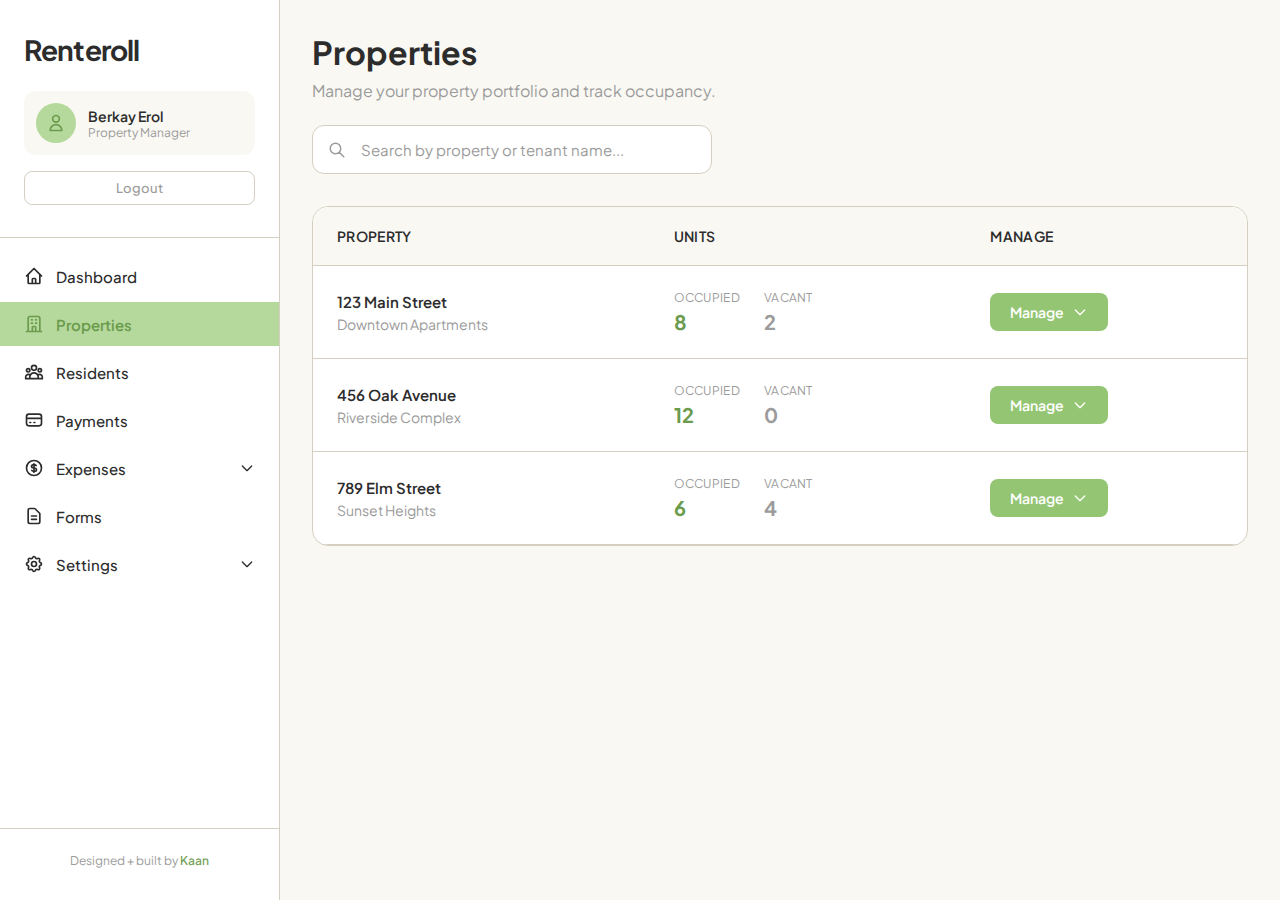
<file: properties.html>
<!DOCTYPE html>
<html lang="en">
<head>
    <meta charset="UTF-8">
    <meta name="viewport" content="width=device-width, initial-scale=1.0">
    <title>Properties - Renteroll</title>
    <link rel="preconnect" href="https://fonts.googleapis.com">
    <link rel="preconnect" href="https://fonts.gstatic.com" crossorigin>
    <link href="https://fonts.googleapis.com/css2?family=Plus+Jakarta+Sans:wght@300;400;500;600;700;800&display=swap" rel="stylesheet">
    <link rel="stylesheet" href="css/styles.css">
    <link rel="stylesheet" href="css/properties.css">
</head>
<body class="dashboard-page">
    <!-- Mobile Menu Button -->
    <button class="mobile-menu-btn" id="mobileMenuBtn">
        <svg xmlns="http://www.w3.org/2000/svg" fill="none" viewBox="0 0 24 24" stroke="currentColor">
            <path stroke-linecap="round" stroke-linejoin="round" stroke-width="2" d="M4 6h16M4 12h16M4 18h16" />
        </svg>
    </button>

    <!-- Sidebar Overlay for Mobile -->
    <div class="sidebar-overlay" id="sidebarOverlay"></div>

    <!-- Sidebar Navigation -->
    <aside class="sidebar" id="sidebar">
        <div class="sidebar-header">
            <h1 class="logo">Renteroll</h1>
            
            <div class="user-info">
                <div class="user-avatar">
                    <svg xmlns="http://www.w3.org/2000/svg" fill="none" viewBox="0 0 24 24" stroke="currentColor">
                        <path stroke-linecap="round" stroke-linejoin="round" stroke-width="2" d="M16 7a4 4 0 11-8 0 4 4 0 018 0zM12 14a7 7 0 00-7 7h14a7 7 0 00-7-7z" />
                    </svg>
                </div>
                <div class="user-details">
                    <div class="user-name">Berkay Erol</div>
                    <div class="user-role">Property Manager</div>
                </div>
            </div>
            
            <button class="logout-btn">Logout</button>
        </div>

        <nav class="nav-menu">
            <!-- Home/Dashboard -->
            <div class="nav-item">
                <a href="dashboard.html" class="nav-link">
                    <div class="nav-link-content">
                        <svg class="nav-icon" xmlns="http://www.w3.org/2000/svg" fill="none" viewBox="0 0 24 24" stroke="currentColor">
                            <path stroke-linecap="round" stroke-linejoin="round" stroke-width="2" d="M3 12l2-2m0 0l7-7 7 7M5 10v10a1 1 0 001 1h3m10-11l2 2m-2-2v10a1 1 0 01-1 1h-3m-6 0a1 1 0 001-1v-4a1 1 0 011-1h2a1 1 0 011 1v4a1 1 0 001 1m-6 0h6" />
                        </svg>
                        <span>Dashboard</span>
                    </div>
                </a>
            </div>

            <!-- Properties -->
            <div class="nav-item">
                <a href="properties.html" class="nav-link active">
                    <div class="nav-link-content">
                        <svg class="nav-icon" xmlns="http://www.w3.org/2000/svg" fill="none" viewBox="0 0 24 24" stroke="currentColor">
                            <path stroke-linecap="round" stroke-linejoin="round" stroke-width="2" d="M19 21V5a2 2 0 00-2-2H7a2 2 0 00-2 2v16m14 0h2m-2 0h-5m-9 0H3m2 0h5M9 7h1m-1 4h1m4-4h1m-1 4h1m-5 10v-5a1 1 0 011-1h2a1 1 0 011 1v5m-4 0h4" />
                        </svg>
                        <span>Properties</span>
                    </div>
                </a>
            </div>

            <!-- Residents -->
            <div class="nav-item">
                <a href="residents.html" class="nav-link">
                    <div class="nav-link-content">
                        <svg class="nav-icon" xmlns="http://www.w3.org/2000/svg" fill="none" viewBox="0 0 24 24" stroke="currentColor">
                            <path stroke-linecap="round" stroke-linejoin="round" stroke-width="2" d="M17 20h5v-2a3 3 0 00-5.356-1.857M17 20H7m10 0v-2c0-.656-.126-1.283-.356-1.857M7 20H2v-2a3 3 0 015.356-1.857M7 20v-2c0-.656.126-1.283.356-1.857m0 0a5.002 5.002 0 019.288 0M15 7a3 3 0 11-6 0 3 3 0 016 0zm6 3a2 2 0 11-4 0 2 2 0 014 0zM7 10a2 2 0 11-4 0 2 2 0 014 0z" />
                        </svg>
                        <span>Residents</span>
                    </div>
                </a>
            </div>

            <!-- Payments -->
            <div class="nav-item">
                <a href="payments.html" class="nav-link">
                    <div class="nav-link-content">
                        <svg class="nav-icon" xmlns="http://www.w3.org/2000/svg" fill="none" viewBox="0 0 24 24" stroke="currentColor">
                            <path stroke-linecap="round" stroke-linejoin="round" stroke-width="2" d="M3 10h18M7 15h1m4 0h1m-7 4h12a3 3 0 003-3V8a3 3 0 00-3-3H6a3 3 0 00-3 3v8a3 3 0 003 3z" />
                        </svg>
                        <span>Payments</span>
                    </div>
                </a>
            </div>

            <!-- Expenses -->
            <div class="nav-item">
                <div class="nav-link" data-submenu="expenses">
                    <div class="nav-link-content">
                        <svg class="nav-icon" xmlns="http://www.w3.org/2000/svg" fill="none" viewBox="0 0 24 24" stroke="currentColor">
                            <path stroke-linecap="round" stroke-linejoin="round" stroke-width="2" d="M12 8c-1.657 0-3 .895-3 2s1.343 2 3 2 3 .895 3 2-1.343 2-3 2m0-8c1.11 0 2.08.402 2.599 1M12 8V7m0 1v8m0 0v1m0-1c-1.11 0-2.08-.402-2.599-1M21 12a9 9 0 11-18 0 9 9 0 0118 0z" />
                        </svg>
                        <span>Expenses</span>
                    </div>
                    <svg class="chevron" xmlns="http://www.w3.org/2000/svg" fill="none" viewBox="0 0 24 24" stroke="currentColor">
                        <path stroke-linecap="round" stroke-linejoin="round" stroke-width="2" d="M19 9l-7 7-7-7" />
                    </svg>
                </div>
                <div class="submenu" id="expenses-submenu">
                    <a href="#" class="submenu-link">Expenses</a>
                    <a href="#" class="submenu-link">Operating Expenses Report</a>
                    <a href="#" class="submenu-link">Maintenance</a>
                </div>
            </div>

            <!-- Forms -->
            <div class="nav-item">
                <a href="forms.html" class="nav-link">
                    <div class="nav-link-content">
                        <svg class="nav-icon" xmlns="http://www.w3.org/2000/svg" fill="none" viewBox="0 0 24 24" stroke="currentColor">
                            <path stroke-linecap="round" stroke-linejoin="round" stroke-width="2" d="M9 12h6m-6 4h6m2 5H7a2 2 0 01-2-2V5a2 2 0 012-2h5.586a1 1 0 01.707.293l5.414 5.414a1 1 0 01.293.707V19a2 2 0 01-2 2z" />
                        </svg>
                        <span>Forms</span>
                    </div>
                </a>
            </div>

            <!-- Settings -->
            <div class="nav-item">
                <div class="nav-link" data-submenu="settings">
                    <div class="nav-link-content">
                        <svg class="nav-icon" xmlns="http://www.w3.org/2000/svg" fill="none" viewBox="0 0 24 24" stroke="currentColor">
                            <path stroke-linecap="round" stroke-linejoin="round" stroke-width="2" d="M10.325 4.317c.426-1.756 2.924-1.756 3.35 0a1.724 1.724 0 002.573 1.066c1.543-.94 3.31.826 2.37 2.37a1.724 1.724 0 001.065 2.572c1.756.426 1.756 2.924 0 3.35a1.724 1.724 0 00-1.066 2.573c.94 1.543-.826 3.31-2.37 2.37a1.724 1.724 0 00-2.572 1.065c-.426 1.756-2.924 1.756-3.35 0a1.724 1.724 0 00-2.573-1.066c-1.543.94-3.31-.826-2.37-2.37a1.724 1.724 0 00-1.065-2.572c-1.756-.426-1.756-2.924 0-3.35a1.724 1.724 0 001.066-2.573c-.94-1.543.826-3.31 2.37-2.37.996.608 2.296.07 2.572-1.065z" />
                            <path stroke-linecap="round" stroke-linejoin="round" stroke-width="2" d="M15 12a3 3 0 11-6 0 3 3 0 016 0z" />
                        </svg>
                        <span>Settings</span>
                    </div>
                    <svg class="chevron" xmlns="http://www.w3.org/2000/svg" fill="none" viewBox="0 0 24 24" stroke="currentColor">
                        <path stroke-linecap="round" stroke-linejoin="round" stroke-width="2" d="M19 9l-7 7-7-7" />
                    </svg>
                </div>
                <div class="submenu" id="settings-submenu">
                    <a href="#" class="submenu-link">Archived Properties</a>
                    <a href="#" class="submenu-link">Managers</a>
                </div>
            </div>
        </nav>

        <div class="sidebar-footer">
            <p>Designed + built by <a href="https://kaanesendemir.com" target="_blank" rel="noopener noreferrer">Kaan</a></p>
        </div>
    </aside>

    <!-- Main Content -->
    <main class="main-content">
        <div class="page-header">
            <h1 class="page-title">Properties</h1>
            <p class="page-subtitle">Manage your property portfolio and track occupancy.</p>
            
            <div class="search-container">
                <div class="search-input-wrapper">
                    <svg class="search-icon" xmlns="http://www.w3.org/2000/svg" fill="none" viewBox="0 0 24 24" stroke="currentColor">
                        <path stroke-linecap="round" stroke-linejoin="round" stroke-width="2" d="M21 21l-6-6m2-5a7 7 0 11-14 0 7 7 0 0114 0z" />
                    </svg>
                    <input 
                        type="text" 
                        class="search-input" 
                        id="searchInput" 
                        placeholder="Search by property or tenant name..."
                    >
                </div>
            </div>
        </div>

        <!-- Properties Table -->
        <div class="properties-container">
            <table class="properties-table">
                <thead>
                    <tr>
                        <th>Property</th>
                        <th>Units</th>
                        <th>Manage</th>
                    </tr>
                </thead>
                <tbody>
                    <tr>
                        <td>
                            <div class="property-address">123 Main Street</div>
                            <div class="property-nickname">Downtown Apartments</div>
                        </td>
                        <td>
                            <div class="units-info">
                                <div class="unit-stat">
                                    <span class="unit-label">Occupied</span>
                                    <span class="unit-value occupied">8</span>
                                </div>
                                <div class="unit-stat">
                                    <span class="unit-label">Vacant</span>
                                    <span class="unit-value vacant">2</span>
                                </div>
                            </div>
                        </td>
                        <td>
                            <button class="manage-btn" data-property="property-1">
                                Manage
                                <svg xmlns="http://www.w3.org/2000/svg" fill="none" viewBox="0 0 24 24" stroke="currentColor">
                                    <path stroke-linecap="round" stroke-linejoin="round" stroke-width="2" d="M19 9l-7 7-7-7" />
                                </svg>
                            </button>
                        </td>
                    </tr>
                    <tr class="tenant-details-row" id="property-1-details">
                        <td colspan="3" class="tenant-details-cell">
                            <div class="tenant-details-container">
                                <div class="tenant-header">
                                    <h4>Tenants - Downtown Apartments</h4>
                                    <button class="add-tenant-btn">
                                        <svg xmlns="http://www.w3.org/2000/svg" fill="none" viewBox="0 0 24 24" stroke="currentColor">
                                            <path stroke-linecap="round" stroke-linejoin="round" stroke-width="2" d="M12 4v16m8-8H4" />
                                        </svg>
                                        Add
                                    </button>
                                </div>
                                <div class="tenants-list">
                                    <div class="tenant-card">
                                        <div class="tenant-info-grid">
                                            <div class="tenant-info-item">
                                                <span class="tenant-info-label">Tenant Name</span>
                                                <span class="tenant-info-value">Sarah Johnson</span>
                                            </div>
                                            <div class="tenant-info-item">
                                                <span class="tenant-info-label">Unit Number</span>
                                                <span class="tenant-info-value">4B</span>
                                            </div>
                                            <div class="tenant-info-item">
                                                <span class="tenant-info-label">Rent Amount</span>
                                                <span class="tenant-info-value">$1,200</span>
                                            </div>
                                            <div class="tenant-info-item">
                                                <span class="tenant-info-label">Security Deposit</span>
                                                <span class="tenant-info-value">$2,400</span>
                                            </div>
                                            <div class="tenant-info-item">
                                                <span class="tenant-info-label">Move-in Date</span>
                                                <span class="tenant-info-value">Jan 15, 2024</span>
                                            </div>
                                            <div class="tenant-info-item">
                                                <span class="tenant-info-label">Lease End Date</span>
                                                <span class="tenant-info-value">Jan 14, 2026</span>
                                            </div>
                                        </div>
                                        <div class="tenant-actions">
                                            <button class="update-tenant-btn">
                                                <svg xmlns="http://www.w3.org/2000/svg" fill="none" viewBox="0 0 24 24" stroke="currentColor">
                                                    <path stroke-linecap="round" stroke-linejoin="round" stroke-width="2" d="M11 5H6a2 2 0 00-2 2v11a2 2 0 002 2h11a2 2 0 002-2v-5m-1.414-9.414a2 2 0 112.828 2.828L11.828 15H9v-2.828l8.586-8.586z" />
                                                </svg>
                                                Update
                                            </button>
                                            <button class="moveout-tenant-btn">
                                                <svg xmlns="http://www.w3.org/2000/svg" fill="none" viewBox="0 0 24 24" stroke="currentColor">
                                                    <path stroke-linecap="round" stroke-linejoin="round" stroke-width="2" d="M17 16l4-4m0 0l-4-4m4 4H7m6 4v1a3 3 0 01-3 3H6a3 3 0 01-3-3V7a3 3 0 013-3h4a3 3 0 013 3v1" />
                                                </svg>
                                                Move Out
                                            </button>
                                        </div>
                                    </div>
                                    <div class="tenant-card">
                                        <div class="tenant-info-grid">
                                            <div class="tenant-info-item">
                                                <span class="tenant-info-label">Tenant Name</span>
                                                <span class="tenant-info-value">Michael Chen</span>
                                            </div>
                                            <div class="tenant-info-item">
                                                <span class="tenant-info-label">Unit Number</span>
                                                <span class="tenant-info-value">7A</span>
                                            </div>
                                            <div class="tenant-info-item">
                                                <span class="tenant-info-label">Rent Amount</span>
                                                <span class="tenant-info-value">$1,350</span>
                                            </div>
                                            <div class="tenant-info-item">
                                                <span class="tenant-info-label">Security Deposit</span>
                                                <span class="tenant-info-value">$2,700</span>
                                            </div>
                                            <div class="tenant-info-item">
                                                <span class="tenant-info-label">Move-in Date</span>
                                                <span class="tenant-info-value">Mar 1, 2023</span>
                                            </div>
                                            <div class="tenant-info-item">
                                                <span class="tenant-info-label">Lease End Date</span>
                                                <span class="tenant-info-value">Feb 28, 2025</span>
                                            </div>
                                        </div>
                                        <div class="tenant-actions">
                                            <button class="update-tenant-btn">
                                                <svg xmlns="http://www.w3.org/2000/svg" fill="none" viewBox="0 0 24 24" stroke="currentColor">
                                                    <path stroke-linecap="round" stroke-linejoin="round" stroke-width="2" d="M11 5H6a2 2 0 00-2 2v11a2 2 0 002 2h11a2 2 0 002-2v-5m-1.414-9.414a2 2 0 112.828 2.828L11.828 15H9v-2.828l8.586-8.586z" />
                                                </svg>
                                                Update
                                            </button>
                                            <button class="moveout-tenant-btn">
                                                <svg xmlns="http://www.w3.org/2000/svg" fill="none" viewBox="0 0 24 24" stroke="currentColor">
                                                    <path stroke-linecap="round" stroke-linejoin="round" stroke-width="2" d="M17 16l4-4m0 0l-4-4m4 4H7m6 4v1a3 3 0 01-3 3H6a3 3 0 01-3-3V7a3 3 0 013-3h4a3 3 0 013 3v1" />
                                                </svg>
                                                Move Out
                                            </button>
                                        </div>
                                    </div>
                                </div>
                            </div>
                        </td>
                    </tr>
                    <tr>
                        <td>
                            <div class="property-address">456 Oak Avenue</div>
                            <div class="property-nickname">Riverside Complex</div>
                        </td>
                        <td>
                            <div class="units-info">
                                <div class="unit-stat">
                                    <span class="unit-label">Occupied</span>
                                    <span class="unit-value occupied">12</span>
                                </div>
                                <div class="unit-stat">
                                    <span class="unit-label">Vacant</span>
                                    <span class="unit-value vacant">0</span>
                                </div>
                            </div>
                        </td>
                        <td>
                            <button class="manage-btn" data-property="property-2">
                                Manage
                                <svg xmlns="http://www.w3.org/2000/svg" fill="none" viewBox="0 0 24 24" stroke="currentColor">
                                    <path stroke-linecap="round" stroke-linejoin="round" stroke-width="2" d="M19 9l-7 7-7-7" />
                                </svg>
                            </button>
                        </td>
                    </tr>
                    <tr class="tenant-details-row" id="property-2-details">
                        <td colspan="3" class="tenant-details-cell">
                            <div class="tenant-details-container">
                                <div class="tenant-header">
                                    <h4>Tenants - Riverside Complex</h4>
                                    <button class="add-tenant-btn">
                                        <svg xmlns="http://www.w3.org/2000/svg" fill="none" viewBox="0 0 24 24" stroke="currentColor">
                                            <path stroke-linecap="round" stroke-linejoin="round" stroke-width="2" d="M12 4v16m8-8H4" />
                                        </svg>
                                        Add
                                    </button>
                                </div>
                                <div class="tenants-list">
                                    <div class="tenant-card">
                                        <div class="tenant-info-grid">
                                            <div class="tenant-info-item">
                                                <span class="tenant-info-label">Tenant Name</span>
                                                <span class="tenant-info-value">Emily Rodriguez</span>
                                            </div>
                                            <div class="tenant-info-item">
                                                <span class="tenant-info-label">Unit Number</span>
                                                <span class="tenant-info-value">101</span>
                                            </div>
                                            <div class="tenant-info-item">
                                                <span class="tenant-info-label">Rent Amount</span>
                                                <span class="tenant-info-value">$1,450</span>
                                            </div>
                                            <div class="tenant-info-item">
                                                <span class="tenant-info-label">Security Deposit</span>
                                                <span class="tenant-info-value">$2,900</span>
                                            </div>
                                            <div class="tenant-info-item">
                                                <span class="tenant-info-label">Move-in Date</span>
                                                <span class="tenant-info-value">Sep 1, 2024</span>
                                            </div>
                                            <div class="tenant-info-item">
                                                <span class="tenant-info-label">Lease End Date</span>
                                                <span class="tenant-info-value">Aug 31, 2026</span>
                                            </div>
                                        </div>
                                        <div class="tenant-actions">
                                            <button class="update-tenant-btn">
                                                <svg xmlns="http://www.w3.org/2000/svg" fill="none" viewBox="0 0 24 24" stroke="currentColor">
                                                    <path stroke-linecap="round" stroke-linejoin="round" stroke-width="2" d="M11 5H6a2 2 0 00-2 2v11a2 2 0 002 2h11a2 2 0 002-2v-5m-1.414-9.414a2 2 0 112.828 2.828L11.828 15H9v-2.828l8.586-8.586z" />
                                                </svg>
                                                Update
                                            </button>
                                            <button class="moveout-tenant-btn">
                                                <svg xmlns="http://www.w3.org/2000/svg" fill="none" viewBox="0 0 24 24" stroke="currentColor">
                                                    <path stroke-linecap="round" stroke-linejoin="round" stroke-width="2" d="M17 16l4-4m0 0l-4-4m4 4H7m6 4v1a3 3 0 01-3 3H6a3 3 0 01-3-3V7a3 3 0 013-3h4a3 3 0 013 3v1" />
                                                </svg>
                                                Move Out
                                            </button>
                                        </div>
                                    </div>
                                    <div class="tenant-card">
                                        <div class="tenant-info-grid">
                                            <div class="tenant-info-item">
                                                <span class="tenant-info-label">Tenant Name</span>
                                                <span class="tenant-info-value">David Kim</span>
                                            </div>
                                            <div class="tenant-info-item">
                                                <span class="tenant-info-label">Unit Number</span>
                                                <span class="tenant-info-value">205</span>
                                            </div>
                                            <div class="tenant-info-item">
                                                <span class="tenant-info-label">Rent Amount</span>
                                                <span class="tenant-info-value">$1,500</span>
                                            </div>
                                            <div class="tenant-info-item">
                                                <span class="tenant-info-label">Security Deposit</span>
                                                <span class="tenant-info-value">$3,000</span>
                                            </div>
                                            <div class="tenant-info-item">
                                                <span class="tenant-info-label">Move-in Date</span>
                                                <span class="tenant-info-value">Jun 15, 2023</span>
                                            </div>
                                            <div class="tenant-info-item">
                                                <span class="tenant-info-label">Lease End Date</span>
                                                <span class="tenant-info-value">Jun 14, 2025</span>
                                            </div>
                                        </div>
                                        <div class="tenant-actions">
                                            <button class="update-tenant-btn">
                                                <svg xmlns="http://www.w3.org/2000/svg" fill="none" viewBox="0 0 24 24" stroke="currentColor">
                                                    <path stroke-linecap="round" stroke-linejoin="round" stroke-width="2" d="M11 5H6a2 2 0 00-2 2v11a2 2 0 002 2h11a2 2 0 002-2v-5m-1.414-9.414a2 2 0 112.828 2.828L11.828 15H9v-2.828l8.586-8.586z" />
                                                </svg>
                                                Update
                                            </button>
                                            <button class="moveout-tenant-btn">
                                                <svg xmlns="http://www.w3.org/2000/svg" fill="none" viewBox="0 0 24 24" stroke="currentColor">
                                                    <path stroke-linecap="round" stroke-linejoin="round" stroke-width="2" d="M17 16l4-4m0 0l-4-4m4 4H7m6 4v1a3 3 0 01-3 3H6a3 3 0 01-3-3V7a3 3 0 013-3h4a3 3 0 013 3v1" />
                                                </svg>
                                                Move Out
                                            </button>
                                        </div>
                                    </div>
                                </div>
                            </div>
                        </td>
                    </tr>
                    <tr>
                        <td>
                            <div class="property-address">789 Elm Street</div>
                            <div class="property-nickname">Sunset Heights</div>
                        </td>
                        <td>
                            <div class="units-info">
                                <div class="unit-stat">
                                    <span class="unit-label">Occupied</span>
                                    <span class="unit-value occupied">6</span>
                                </div>
                                <div class="unit-stat">
                                    <span class="unit-label">Vacant</span>
                                    <span class="unit-value vacant">4</span>
                                </div>
                            </div>
                        </td>
                        <td>
                            <button class="manage-btn" data-property="property-3">
                                Manage
                                <svg xmlns="http://www.w3.org/2000/svg" fill="none" viewBox="0 0 24 24" stroke="currentColor">
                                    <path stroke-linecap="round" stroke-linejoin="round" stroke-width="2" d="M19 9l-7 7-7-7" />
                                </svg>
                            </button>
                        </td>
                    </tr>
                    <tr class="tenant-details-row" id="property-3-details">
                        <td colspan="3" class="tenant-details-cell">
                            <div class="tenant-details-container">
                                <div class="tenant-header">
                                    <h4>Tenants - Sunset Heights</h4>
                                    <button class="add-tenant-btn">
                                        <svg xmlns="http://www.w3.org/2000/svg" fill="none" viewBox="0 0 24 24" stroke="currentColor">
                                            <path stroke-linecap="round" stroke-linejoin="round" stroke-width="2" d="M12 4v16m8-8H4" />
                                        </svg>
                                        Add
                                    </button>
                                </div>
                                <div class="tenants-list">
                                    <div class="tenant-card">
                                        <div class="tenant-info-grid">
                                            <div class="tenant-info-item">
                                                <span class="tenant-info-label">Tenant Name</span>
                                                <span class="tenant-info-value">James Anderson</span>
                                            </div>
                                            <div class="tenant-info-item">
                                                <span class="tenant-info-label">Unit Number</span>
                                                <span class="tenant-info-value">3C</span>
                                            </div>
                                            <div class="tenant-info-item">
                                                <span class="tenant-info-label">Rent Amount</span>
                                                <span class="tenant-info-value">$1,100</span>
                                            </div>
                                            <div class="tenant-info-item">
                                                <span class="tenant-info-label">Security Deposit</span>
                                                <span class="tenant-info-value">$2,200</span>
                                            </div>
                                            <div class="tenant-info-item">
                                                <span class="tenant-info-label">Move-in Date</span>
                                                <span class="tenant-info-value">Apr 1, 2024</span>
                                            </div>
                                            <div class="tenant-info-item">
                                                <span class="tenant-info-label">Lease End Date</span>
                                                <span class="tenant-info-value">Mar 31, 2026</span>
                                            </div>
                                        </div>
                                        <div class="tenant-actions">
                                            <button class="update-tenant-btn">
                                                <svg xmlns="http://www.w3.org/2000/svg" fill="none" viewBox="0 0 24 24" stroke="currentColor">
                                                    <path stroke-linecap="round" stroke-linejoin="round" stroke-width="2" d="M11 5H6a2 2 0 00-2 2v11a2 2 0 002 2h11a2 2 0 002-2v-5m-1.414-9.414a2 2 0 112.828 2.828L11.828 15H9v-2.828l8.586-8.586z" />
                                                </svg>
                                                Update
                                            </button>
                                            <button class="moveout-tenant-btn">
                                                <svg xmlns="http://www.w3.org/2000/svg" fill="none" viewBox="0 0 24 24" stroke="currentColor">
                                                    <path stroke-linecap="round" stroke-linejoin="round" stroke-width="2" d="M17 16l4-4m0 0l-4-4m4 4H7m6 4v1a3 3 0 01-3 3H6a3 3 0 01-3-3V7a3 3 0 013-3h4a3 3 0 013 3v1" />
                                                </svg>
                                                Move Out
                                            </button>
                                        </div>
                                    </div>
                                    <div class="tenant-card">
                                        <div class="tenant-info-grid">
                                            <div class="tenant-info-item">
                                                <span class="tenant-info-label">Tenant Name</span>
                                                <span class="tenant-info-value">Lisa Martinez</span>
                                            </div>
                                            <div class="tenant-info-item">
                                                <span class="tenant-info-label">Unit Number</span>
                                                <span class="tenant-info-value">5A</span>
                                            </div>
                                            <div class="tenant-info-item">
                                                <span class="tenant-info-label">Rent Amount</span>
                                                <span class="tenant-info-value">$1,250</span>
                                            </div>
                                            <div class="tenant-info-item">
                                                <span class="tenant-info-label">Security Deposit</span>
                                                <span class="tenant-info-value">$2,500</span>
                                            </div>
                                            <div class="tenant-info-item">
                                                <span class="tenant-info-label">Move-in Date</span>
                                                <span class="tenant-info-value">Dec 1, 2023</span>
                                            </div>
                                            <div class="tenant-info-item">
                                                <span class="tenant-info-label">Lease End Date</span>
                                                <span class="tenant-info-value">Nov 30, 2025</span>
                                            </div>
                                        </div>
                                        <div class="tenant-actions">
                                            <button class="update-tenant-btn">
                                                <svg xmlns="http://www.w3.org/2000/svg" fill="none" viewBox="0 0 24 24" stroke="currentColor">
                                                    <path stroke-linecap="round" stroke-linejoin="round" stroke-width="2" d="M11 5H6a2 2 0 00-2 2v11a2 2 0 002 2h11a2 2 0 002-2v-5m-1.414-9.414a2 2 0 112.828 2.828L11.828 15H9v-2.828l8.586-8.586z" />
                                                </svg>
                                                Update
                                            </button>
                                            <button class="moveout-tenant-btn">
                                                <svg xmlns="http://www.w3.org/2000/svg" fill="none" viewBox="0 0 24 24" stroke="currentColor">
                                                    <path stroke-linecap="round" stroke-linejoin="round" stroke-width="2" d="M17 16l4-4m0 0l-4-4m4 4H7m6 4v1a3 3 0 01-3 3H6a3 3 0 01-3-3V7a3 3 0 013-3h4a3 3 0 013 3v1" />
                                                </svg>
                                                Move Out
                                            </button>
                                        </div>
                                    </div>
                                </div>
                            </div>
                        </td>
                    </tr>
                </tbody>
            </table>
        </div>
    </main>


    <script src="js/app.js"></script>
    <script src="js/properties.js"></script>
</body>
</html>
</file>
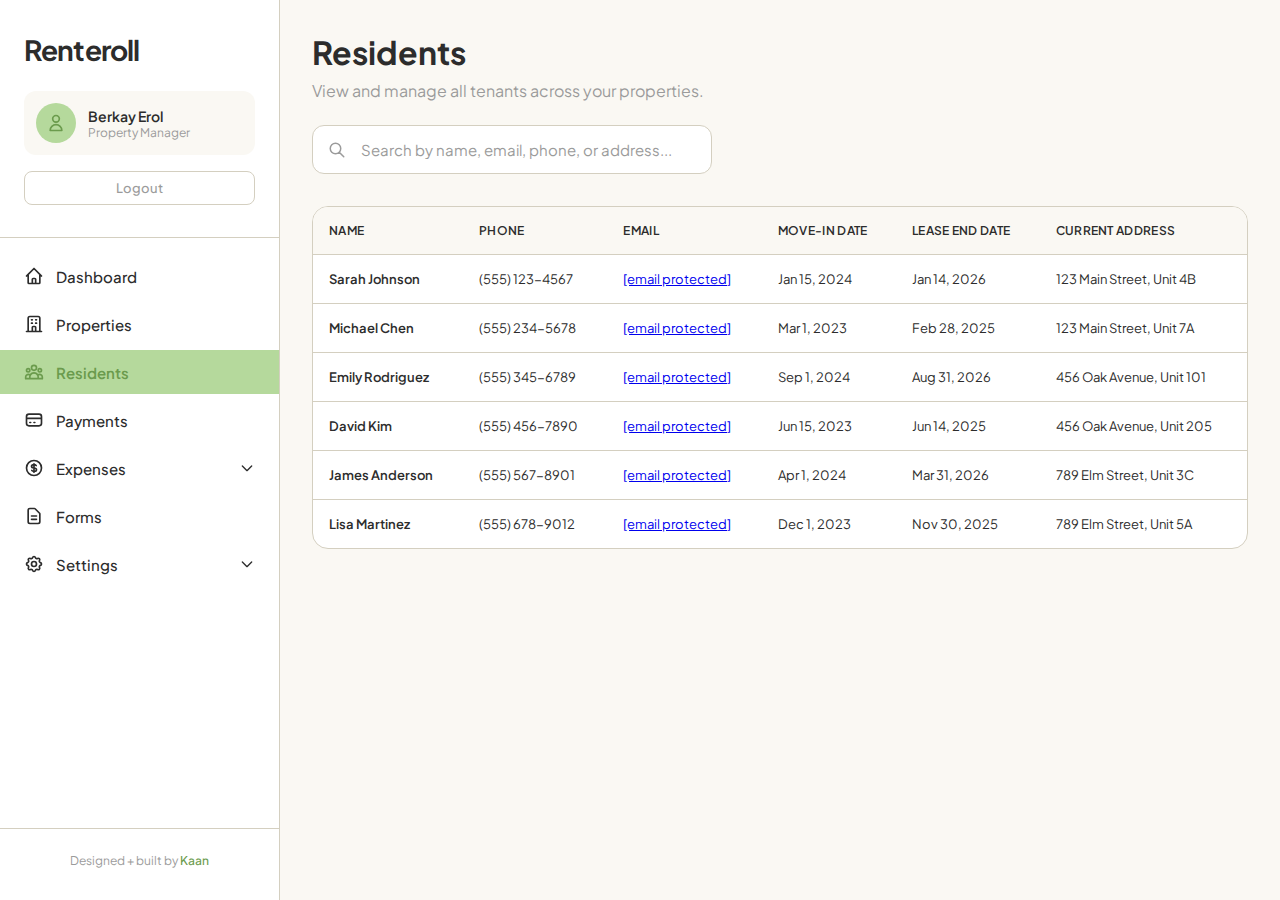
<file: residents.html>
<!DOCTYPE html>
<html lang="en">
<head>
    <meta charset="UTF-8">
    <meta name="viewport" content="width=device-width, initial-scale=1.0">
    <title>Residents - Renteroll</title>
    <link rel="preconnect" href="https://fonts.googleapis.com">
    <link rel="preconnect" href="https://fonts.gstatic.com" crossorigin>
    <link href="https://fonts.googleapis.com/css2?family=Plus+Jakarta+Sans:wght@300;400;500;600;700;800&display=swap" rel="stylesheet">
    <link rel="stylesheet" href="css/styles.css">
    <link rel="stylesheet" href="css/residents.css">
</head>
<body class="dashboard-page">
    <!-- Mobile Menu Button -->
    <button class="mobile-menu-btn" id="mobileMenuBtn">
        <svg xmlns="http://www.w3.org/2000/svg" fill="none" viewBox="0 0 24 24" stroke="currentColor">
            <path stroke-linecap="round" stroke-linejoin="round" stroke-width="2" d="M4 6h16M4 12h16M4 18h16" />
        </svg>
    </button>

    <!-- Sidebar Overlay for Mobile -->
    <div class="sidebar-overlay" id="sidebarOverlay"></div>

    <!-- Sidebar Navigation -->
    <aside class="sidebar" id="sidebar">
        <div class="sidebar-header">
            <h1 class="logo">Renteroll</h1>
            
            <div class="user-info">
                <div class="user-avatar">
                    <svg xmlns="http://www.w3.org/2000/svg" fill="none" viewBox="0 0 24 24" stroke="currentColor">
                        <path stroke-linecap="round" stroke-linejoin="round" stroke-width="2" d="M16 7a4 4 0 11-8 0 4 4 0 018 0zM12 14a7 7 0 00-7 7h14a7 7 0 00-7-7z" />
                    </svg>
                </div>
                <div class="user-details">
                    <div class="user-name">Berkay Erol</div>
                    <div class="user-role">Property Manager</div>
                </div>
            </div>
            
            <button class="logout-btn">Logout</button>
        </div>

        <nav class="nav-menu">
            <!-- Home/Dashboard -->
            <div class="nav-item">
                <a href="dashboard.html" class="nav-link">
                    <div class="nav-link-content">
                        <svg class="nav-icon" xmlns="http://www.w3.org/2000/svg" fill="none" viewBox="0 0 24 24" stroke="currentColor">
                            <path stroke-linecap="round" stroke-linejoin="round" stroke-width="2" d="M3 12l2-2m0 0l7-7 7 7M5 10v10a1 1 0 001 1h3m10-11l2 2m-2-2v10a1 1 0 01-1 1h-3m-6 0a1 1 0 001-1v-4a1 1 0 011-1h2a1 1 0 011 1v4a1 1 0 001 1m-6 0h6" />
                        </svg>
                        <span>Dashboard</span>
                    </div>
                </a>
            </div>

            <!-- Properties -->
            <div class="nav-item">
                <a href="properties.html" class="nav-link">
                    <div class="nav-link-content">
                        <svg class="nav-icon" xmlns="http://www.w3.org/2000/svg" fill="none" viewBox="0 0 24 24" stroke="currentColor">
                            <path stroke-linecap="round" stroke-linejoin="round" stroke-width="2" d="M19 21V5a2 2 0 00-2-2H7a2 2 0 00-2 2v16m14 0h2m-2 0h-5m-9 0H3m2 0h5M9 7h1m-1 4h1m4-4h1m-1 4h1m-5 10v-5a1 1 0 011-1h2a1 1 0 011 1v5m-4 0h4" />
                        </svg>
                        <span>Properties</span>
                    </div>
                </a>
            </div>

            <!-- Residents -->
            <div class="nav-item">
                <a href="residents.html" class="nav-link active">
                    <div class="nav-link-content">
                        <svg class="nav-icon" xmlns="http://www.w3.org/2000/svg" fill="none" viewBox="0 0 24 24" stroke="currentColor">
                            <path stroke-linecap="round" stroke-linejoin="round" stroke-width="2" d="M17 20h5v-2a3 3 0 00-5.356-1.857M17 20H7m10 0v-2c0-.656-.126-1.283-.356-1.857M7 20H2v-2a3 3 0 015.356-1.857M7 20v-2c0-.656.126-1.283.356-1.857m0 0a5.002 5.002 0 019.288 0M15 7a3 3 0 11-6 0 3 3 0 016 0zm6 3a2 2 0 11-4 0 2 2 0 014 0zM7 10a2 2 0 11-4 0 2 2 0 014 0z" />
                        </svg>
                        <span>Residents</span>
                    </div>
                </a>
            </div>

            <!-- Payments -->
            <div class="nav-item">
                <a href="payments.html" class="nav-link">
                    <div class="nav-link-content">
                        <svg class="nav-icon" xmlns="http://www.w3.org/2000/svg" fill="none" viewBox="0 0 24 24" stroke="currentColor">
                            <path stroke-linecap="round" stroke-linejoin="round" stroke-width="2" d="M3 10h18M7 15h1m4 0h1m-7 4h12a3 3 0 003-3V8a3 3 0 00-3-3H6a3 3 0 00-3 3v8a3 3 0 003 3z" />
                        </svg>
                        <span>Payments</span>
                    </div>
                </a>
            </div>

            <!-- Expenses -->
            <div class="nav-item">
                <div class="nav-link" data-submenu="expenses">
                    <div class="nav-link-content">
                        <svg class="nav-icon" xmlns="http://www.w3.org/2000/svg" fill="none" viewBox="0 0 24 24" stroke="currentColor">
                            <path stroke-linecap="round" stroke-linejoin="round" stroke-width="2" d="M12 8c-1.657 0-3 .895-3 2s1.343 2 3 2 3 .895 3 2-1.343 2-3 2m0-8c1.11 0 2.08.402 2.599 1M12 8V7m0 1v8m0 0v1m0-1c-1.11 0-2.08-.402-2.599-1M21 12a9 9 0 11-18 0 9 9 0 0118 0z" />
                        </svg>
                        <span>Expenses</span>
                    </div>
                    <svg class="chevron" xmlns="http://www.w3.org/2000/svg" fill="none" viewBox="0 0 24 24" stroke="currentColor">
                        <path stroke-linecap="round" stroke-linejoin="round" stroke-width="2" d="M19 9l-7 7-7-7" />
                    </svg>
                </div>
                <div class="submenu" id="expenses-submenu">
                    <a href="#" class="submenu-link">Expenses</a>
                    <a href="#" class="submenu-link">Operating Expenses Report</a>
                    <a href="#" class="submenu-link">Maintenance</a>
                </div>
            </div>

            <!-- Forms -->
            <div class="nav-item">
                <a href="forms.html" class="nav-link">
                    <div class="nav-link-content">
                        <svg class="nav-icon" xmlns="http://www.w3.org/2000/svg" fill="none" viewBox="0 0 24 24" stroke="currentColor">
                            <path stroke-linecap="round" stroke-linejoin="round" stroke-width="2" d="M9 12h6m-6 4h6m2 5H7a2 2 0 01-2-2V5a2 2 0 012-2h5.586a1 1 0 01.707.293l5.414 5.414a1 1 0 01.293.707V19a2 2 0 01-2 2z" />
                        </svg>
                        <span>Forms</span>
                    </div>
                </a>
            </div>

            <!-- Settings -->
            <div class="nav-item">
                <div class="nav-link" data-submenu="settings">
                    <div class="nav-link-content">
                        <svg class="nav-icon" xmlns="http://www.w3.org/2000/svg" fill="none" viewBox="0 0 24 24" stroke="currentColor">
                            <path stroke-linecap="round" stroke-linejoin="round" stroke-width="2" d="M10.325 4.317c.426-1.756 2.924-1.756 3.35 0a1.724 1.724 0 002.573 1.066c1.543-.94 3.31.826 2.37 2.37a1.724 1.724 0 001.065 2.572c1.756.426 1.756 2.924 0 3.35a1.724 1.724 0 00-1.066 2.573c.94 1.543-.826 3.31-2.37 2.37a1.724 1.724 0 00-2.572 1.065c-.426 1.756-2.924 1.756-3.35 0a1.724 1.724 0 00-2.573-1.066c-1.543.94-3.31-.826-2.37-2.37a1.724 1.724 0 00-1.065-2.572c-1.756-.426-1.756-2.924 0-3.35a1.724 1.724 0 001.066-2.573c-.94-1.543.826-3.31 2.37-2.37.996.608 2.296.07 2.572-1.065z" />
                            <path stroke-linecap="round" stroke-linejoin="round" stroke-width="2" d="M15 12a3 3 0 11-6 0 3 3 0 016 0z" />
                        </svg>
                        <span>Settings</span>
                    </div>
                    <svg class="chevron" xmlns="http://www.w3.org/2000/svg" fill="none" viewBox="0 0 24 24" stroke="currentColor">
                        <path stroke-linecap="round" stroke-linejoin="round" stroke-width="2" d="M19 9l-7 7-7-7" />
                    </svg>
                </div>
                <div class="submenu" id="settings-submenu">
                    <a href="#" class="submenu-link">Archived Properties</a>
                    <a href="#" class="submenu-link">Managers</a>
                </div>
            </div>
        </nav>

        <div class="sidebar-footer">
            <p>Designed + built by <a href="https://kaanesendemir.com" target="_blank" rel="noopener noreferrer">Kaan</a></p>
        </div>
    </aside>

    <!-- Main Content -->
    <main class="main-content">
        <div class="page-header">
            <h1 class="page-title">Residents</h1>
            <p class="page-subtitle">View and manage all tenants across your properties.</p>
            
            <div class="search-container">
                <div class="search-input-wrapper">
                    <svg class="search-icon" xmlns="http://www.w3.org/2000/svg" fill="none" viewBox="0 0 24 24" stroke="currentColor">
                        <path stroke-linecap="round" stroke-linejoin="round" stroke-width="2" d="M21 21l-6-6m2-5a7 7 0 11-14 0 7 7 0 0114 0z" />
                    </svg>
                    <input 
                        type="text" 
                        class="search-input" 
                        id="searchInput" 
                        placeholder="Search by name, email, phone, or address..."
                    >
                </div>
            </div>
        </div>

        <!-- Residents Table -->
        <div class="residents-container">
            <table class="residents-table">
                <thead>
                    <tr>
                        <th>Name</th>
                        <th>Phone</th>
                        <th>Email</th>
                        <th>Move-in Date</th>
                        <th>Lease End Date</th>
                        <th>Current Address</th>
                    </tr>
                </thead>
                <tbody>
                    <tr>
                        <td class="resident-name">Sarah Johnson</td>
                        <td class="contact-info">(555) 123-4567</td>
                        <td class="contact-info"><a href="/cdn-cgi/l/email-protection" class="__cf_email__" data-cfemail="1b687a697a7335717473756874755b7e767a727735787476">[email&#160;protected]</a></td>
                        <td>Jan 15, 2024</td>
                        <td>Jan 14, 2026</td>
                        <td>123 Main Street, Unit 4B</td>
                    </tr>
                    <tr>
                        <td class="resident-name">Michael Chen</td>
                        <td class="contact-info">(555) 234-5678</td>
                        <td class="contact-info"><a href="/cdn-cgi/l/email-protection" class="__cf_email__" data-cfemail="0a672469626f644a6f676b636624696567">[email&#160;protected]</a></td>
                        <td>Mar 1, 2023</td>
                        <td>Feb 28, 2025</td>
                        <td>123 Main Street, Unit 7A</td>
                    </tr>
                    <tr>
                        <td class="resident-name">Emily Rodriguez</td>
                        <td class="contact-info">(555) 345-6789</td>
                        <td class="contact-info"><a href="/cdn-cgi/l/email-protection" class="__cf_email__" data-cfemail="492c24202530673b092c24282025672a2624">[email&#160;protected]</a></td>
                        <td>Sep 1, 2024</td>
                        <td>Aug 31, 2026</td>
                        <td>456 Oak Avenue, Unit 101</td>
                    </tr>
                    <tr>
                        <td class="resident-name">David Kim</td>
                        <td class="contact-info">(555) 456-7890</td>
                        <td class="contact-info"><a href="/cdn-cgi/l/email-protection" class="__cf_email__" data-cfemail="147075627d703a7f7d79547179757d783a777b79">[email&#160;protected]</a></td>
                        <td>Jun 15, 2023</td>
                        <td>Jun 14, 2025</td>
                        <td>456 Oak Avenue, Unit 205</td>
                    </tr>
                    <tr>
                        <td class="resident-name">James Anderson</td>
                        <td class="contact-info">(555) 567-8901</td>
                        <td class="contact-info"><a href="/cdn-cgi/l/email-protection" class="__cf_email__" data-cfemail="02682c636c666770716d6c42676f636b6e2c616d6f">[email&#160;protected]</a></td>
                        <td>Apr 1, 2024</td>
                        <td>Mar 31, 2026</td>
                        <td>789 Elm Street, Unit 3C</td>
                    </tr>
                    <tr>
                        <td class="resident-name">Lisa Martinez</td>
                        <td class="contact-info">(555) 678-9012</td>
                        <td class="contact-info"><a href="/cdn-cgi/l/email-protection" class="__cf_email__" data-cfemail="94f8fde7f5baf9f5e6e0fdfaf1eed4f1f9f5fdf8baf7fbf9">[email&#160;protected]</a></td>
                        <td>Dec 1, 2023</td>
                        <td>Nov 30, 2025</td>
                        <td>789 Elm Street, Unit 5A</td>
                    </tr>
                </tbody>
            </table>
        </div>
    </main>


    <script src="js/app.js"></script>
    <script src="js/residents.js"></script>
</body>
</html>
</file>
<file: css/styles.css>
:root {
    --pistachio: #93C572;
    --pistachio-dark: #6B9B4D;
    --pistachio-light: #B5D99C;
    --shell-brown: #8B7355;
    --cream: #FAF8F3;
    --sand: #E8E3D6;
    --charcoal: #2C2C2C;
    --white: #FFFFFF;
    --gray-light: #D4CFC0;
    --gray-medium: #9B9B9B;
    --sidebar-width: 280px;
}

* {
    margin: 0;
    padding: 0;
    box-sizing: border-box;
}

body {
    font-family: 'Plus Jakarta Sans', sans-serif;
    background: var(--cream);
    min-height: 100vh;
    overflow-x: hidden;
}

/* Login Page Specific Styles */
body.login-page {
    display: flex;
    flex-direction: column;
    position: relative;
}

.geometric-bg {
    position: fixed;
    top: 0;
    left: 0;
    width: 100%;
    height: 100%;
    z-index: 0;
    opacity: 0.03;
    background-image: 
        repeating-linear-gradient(45deg, var(--pistachio) 0px, var(--pistachio) 1px, transparent 1px, transparent 60px),
        repeating-linear-gradient(-45deg, var(--pistachio) 0px, var(--pistachio) 1px, transparent 1px, transparent 60px);
    animation: subtleFloat 20s ease-in-out infinite;
}

@keyframes subtleFloat {
    0%, 100% { transform: translate(0, 0); }
    50% { transform: translate(10px, -10px); }
}

.container {
    flex: 1;
    display: flex;
    align-items: center;
    justify-content: center;
    padding: 2rem;
    position: relative;
    z-index: 1;
}

.login-card {
    background: transparent;
    width: 100%;
    max-width: 420px;
    padding: 0;
    position: relative;
    animation: cardEntry 0.8s cubic-bezier(0.34, 1.56, 0.64, 1);
}

@keyframes cardEntry {
    from {
        opacity: 0;
        transform: translateY(20px);
    }
    to {
        opacity: 1;
        transform: translateY(0);
    }
}

.logo-section {
    margin-bottom: 3.5rem;
    text-align: center;
}

.logo-section .logo {
    font-family: 'Plus Jakarta Sans', sans-serif;
    font-size: 2.75rem;
    font-weight: 700;
    color: var(--charcoal);
    letter-spacing: -0.03em;
    margin-bottom: 0.75rem;
    animation: logoFade 1s ease-out 0.2s backwards;
}

@keyframes logoFade {
    from {
        opacity: 0;
        transform: translateY(-10px);
    }
    to {
        opacity: 1;
        transform: translateY(0);
    }
}

.tagline {
    font-size: 0.875rem;
    color: var(--gray-medium);
    font-weight: 400;
    letter-spacing: 0.01em;
    animation: logoFade 1s ease-out 0.4s backwards;
}

.login-form {
    animation: formFade 1s ease-out 0.6s backwards;
}

@keyframes formFade {
    from {
        opacity: 0;
    }
    to {
        opacity: 1;
    }
}

.form-group {
    margin-bottom: 1.5rem;
}

label {
    display: block;
    font-size: 0.875rem;
    font-weight: 500;
    color: var(--charcoal);
    margin-bottom: 0.625rem;
    letter-spacing: 0;
}

input {
    width: 100%;
    padding: 1rem 1.25rem;
    font-family: 'Plus Jakarta Sans', sans-serif;
    font-size: 1rem;
    color: var(--charcoal);
    background: var(--white);
    border: 1.5px solid var(--gray-light);
    border-radius: 12px;
    transition: all 0.3s cubic-bezier(0.4, 0, 0.2, 1);
}

input:focus {
    outline: none;
    border-color: var(--pistachio);
    box-shadow: 0 0 0 4px rgba(147, 197, 114, 0.1);
}

input::placeholder {
    color: var(--gray-medium);
    font-weight: 400;
}

.form-footer {
    margin-bottom: 2.5rem;
    text-align: right;
}

.forgot-password {
    font-size: 0.875rem;
    color: var(--gray-medium);
    text-decoration: none;
    transition: color 0.3s ease;
    font-weight: 400;
}

.forgot-password:hover {
    color: var(--pistachio-dark);
}

.btn-login {
    width: 100%;
    padding: 1.125rem 2rem;
    font-family: 'Plus Jakarta Sans', sans-serif;
    font-size: 1rem;
    font-weight: 600;
    color: var(--white);
    background: var(--pistachio);
    border: none;
    border-radius: 12px;
    cursor: pointer;
    display: flex;
    align-items: center;
    justify-content: center;
    gap: 0.75rem;
    letter-spacing: 0;
    transition: all 0.3s cubic-bezier(0.4, 0, 0.2, 1);
    position: relative;
    overflow: hidden;
}

.btn-login::before {
    content: '';
    position: absolute;
    top: 0;
    left: -100%;
    width: 100%;
    height: 100%;
    background: linear-gradient(90deg, transparent, rgba(255, 255, 255, 0.2), transparent);
    transition: left 0.6s ease;
}

.btn-login:hover::before {
    left: 100%;
}

.btn-login:hover {
    background: var(--pistachio-dark);
    transform: translateY(-2px);
    box-shadow: 0 8px 24px rgba(147, 197, 114, 0.3);
}

.btn-login:active {
    transform: translateY(0);
}

.arrow {
    transition: transform 0.3s cubic-bezier(0.4, 0, 0.2, 1);
}

.btn-login:hover .arrow {
    transform: translateX(4px);
}

/* Footer */
.footer {
    padding: 2rem;
    text-align: center;
    position: relative;
    z-index: 1;
}

.footer p {
    font-size: 0.813rem;
    color: var(--gray-medium);
    font-weight: 400;
}

.footer a {
    color: var(--pistachio-dark);
    text-decoration: none;
    font-weight: 500;
    transition: color 0.3s ease;
    position: relative;
}

.footer a::after {
    content: '';
    position: absolute;
    bottom: -2px;
    left: 0;
    width: 100%;
    height: 1px;
    background: var(--pistachio-dark);
    transform: scaleX(0);
    transform-origin: right;
    transition: transform 0.3s ease;
}

.footer a:hover::after {
    transform: scaleX(1);
    transform-origin: left;
}

.footer a:hover {
    color: var(--pistachio);
}

/* Dashboard Pages - Body with sidebar */
body.dashboard-page {
    display: flex;
}

/* Sidebar Navigation */
.sidebar {
    width: var(--sidebar-width);
    background: var(--white);
    border-right: 1px solid var(--gray-light);
    height: 100vh;
    position: fixed;
    left: 0;
    top: 0;
    overflow-y: auto;
    z-index: 100;
    transition: transform 0.3s ease;
    display: flex;
    flex-direction: column;
}

.sidebar-header {
    padding: 2rem 1.5rem;
    border-bottom: 1px solid var(--gray-light);
}

.sidebar .logo {
    font-family: 'Plus Jakarta Sans', sans-serif;
    font-size: 1.75rem;
    font-weight: 700;
    color: var(--charcoal);
    letter-spacing: -0.03em;
    margin-bottom: 1.5rem;
}

.user-info {
    display: flex;
    align-items: center;
    gap: 0.75rem;
    padding: 0.75rem;
    background: var(--cream);
    border-radius: 12px;
    margin-bottom: 1rem;
}

.user-avatar {
    width: 40px;
    height: 40px;
    background: var(--pistachio-light);
    border-radius: 50%;
    display: flex;
    align-items: center;
    justify-content: center;
    flex-shrink: 0;
}

.user-avatar svg {
    width: 20px;
    height: 20px;
    color: var(--pistachio-dark);
}

.user-details {
    flex: 1;
    min-width: 0;
}

.user-name {
    font-size: 0.875rem;
    font-weight: 600;
    color: var(--charcoal);
    white-space: nowrap;
    overflow: hidden;
    text-overflow: ellipsis;
}

.user-role {
    font-size: 0.75rem;
    color: var(--gray-medium);
}

.logout-btn {
    padding: 0.5rem 1rem;
    font-family: 'Plus Jakarta Sans', sans-serif;
    font-size: 0.813rem;
    font-weight: 500;
    color: var(--gray-medium);
    background: transparent;
    border: 1px solid var(--gray-light);
    border-radius: 8px;
    cursor: pointer;
    transition: all 0.3s ease;
    width: 100%;
}

.logout-btn:hover {
    background: var(--cream);
    border-color: var(--pistachio);
    color: var(--pistachio-dark);
}

/* Navigation Menu */
.nav-menu {
    padding: 1rem 0;
    flex: 1;
}

.nav-item {
    margin-bottom: 0.25rem;
}

.nav-link {
    display: flex;
    align-items: center;
    justify-content: space-between;
    padding: 0.75rem 1.5rem;
    color: var(--charcoal);
    text-decoration: none;
    font-size: 0.938rem;
    font-weight: 500;
    transition: all 0.3s ease;
    cursor: pointer;
    user-select: none;
}

.nav-link:hover {
    background: var(--cream);
    color: var(--pistachio-dark);
}

.nav-link.active {
    background: var(--pistachio-light);
    color: var(--pistachio-dark);
    font-weight: 600;
}

.nav-link-content {
    display: flex;
    align-items: center;
    gap: 0.75rem;
}

.nav-icon {
    width: 20px;
    height: 20px;
    flex-shrink: 0;
}

.chevron {
    width: 16px;
    height: 16px;
    transition: transform 0.3s ease;
}

.chevron.open {
    transform: rotate(180deg);
}

/* Submenu */
.submenu {
    max-height: 0;
    overflow: hidden;
    transition: max-height 0.3s ease;
}

.submenu.open {
    max-height: 500px;
}

.submenu-link {
    display: block;
    padding: 0.625rem 1.5rem 0.625rem 3.25rem;
    color: var(--gray-medium);
    text-decoration: none;
    font-size: 0.875rem;
    font-weight: 400;
    transition: all 0.3s ease;
}

.submenu-link:hover {
    color: var(--pistachio-dark);
    background: var(--cream);
}

/* Sidebar Footer */
.sidebar-footer {
    padding: 1.5rem 1.5rem 2rem;
    border-top: 1px solid var(--gray-light);
    margin-top: auto;
}

.sidebar-footer p {
    font-size: 0.75rem;
    color: var(--gray-medium);
    font-weight: 400;
    text-align: center;
}

.sidebar-footer a {
    color: var(--pistachio-dark);
    text-decoration: none;
    font-weight: 500;
    transition: color 0.3s ease;
}

.sidebar-footer a:hover {
    color: var(--pistachio);
}

/* Main Content */
.main-content {
    margin-left: var(--sidebar-width);
    flex: 1;
    padding: 2rem;
    min-height: 100vh;
}

.page-header {
    margin-bottom: 2rem;
}

.page-title {
    font-size: 2rem;
    font-weight: 700;
    color: var(--charcoal);
    margin-bottom: 0.5rem;
}

.page-subtitle {
    font-size: 1rem;
    color: var(--gray-medium);
    margin-bottom: 1.5rem;
}

/* Search Bar */
.search-container {
    margin-bottom: 1.5rem;
}

.search-input-wrapper {
    position: relative;
    max-width: 400px;
}

.search-input {
    width: 100%;
    padding: 0.875rem 1rem 0.875rem 3rem;
    font-family: 'Plus Jakarta Sans', sans-serif;
    font-size: 0.938rem;
    color: var(--charcoal);
    background: var(--white);
    border: 1.5px solid var(--gray-light);
    border-radius: 12px;
    transition: all 0.3s ease;
}

.search-input:focus {
    outline: none;
    border-color: var(--pistachio);
    box-shadow: 0 0 0 4px rgba(147, 197, 114, 0.1);
}

.search-input::placeholder {
    color: var(--gray-medium);
}

.search-icon {
    position: absolute;
    left: 1rem;
    top: 50%;
    transform: translateY(-50%);
    width: 18px;
    height: 18px;
    color: var(--gray-medium);
    pointer-events: none;
}

/* Mobile Menu Toggle */
.mobile-menu-btn {
    display: none;
    position: fixed;
    top: 1rem;
    left: 1rem;
    z-index: 101;
    background: var(--white);
    border: 1px solid var(--gray-light);
    border-radius: 8px;
    padding: 0.75rem;
    cursor: pointer;
    box-shadow: 0 2px 8px rgba(0, 0, 0, 0.1);
}

.mobile-menu-btn svg {
    width: 24px;
    height: 24px;
    color: var(--charcoal);
}

/* Overlay for mobile */
.sidebar-overlay {
    display: none;
    position: fixed;
    top: 0;
    left: 0;
    width: 100%;
    height: 100%;
    background: rgba(0, 0, 0, 0.5);
    z-index: 99;
}

.sidebar-overlay.show {
    display: block;
}

/* Mobile Responsive - Login Page */
@media (max-width: 768px) {
    .container {
        padding: 1.5rem;
    }
    
    .login-card {
        padding: 0;
    }
    
    .logo-section .logo {
        font-size: 2.5rem;
    }
    
    .tagline {
        font-size: 0.875rem;
    }
}

@media (max-width: 480px) {
    .container {
        padding: 1rem;
    }
    
    .login-card {
        padding: 0;
    }
    
    .logo-section .logo {
        font-size: 2.25rem;
    }
    
    .logo-section {
        margin-bottom: 3rem;
    }
    
    .form-group {
        margin-bottom: 1.5rem;
    }
    
    input {
        padding: 0.875rem 1rem;
    }
}

/* Mobile Responsive - Dashboard Pages */
@media (max-width: 768px) {
    .sidebar {
        transform: translateX(-100%);
    }

    .sidebar.open {
        transform: translateX(0);
    }

    .main-content {
        margin-left: 0;
        padding: 5rem 1.5rem 1.5rem;
    }

    .mobile-menu-btn {
        display: block;
    }

    .page-title {
        font-size: 1.5rem;
    }

    .search-input-wrapper {
        max-width: 100%;
    }
}
</file>
<file: css/properties.css>
/* Properties Page Specific Styles */

.properties-container {
    background: var(--white);
    border-radius: 16px;
    border: 1px solid var(--gray-light);
    overflow: hidden;
    overflow-x: auto;
}

.properties-table {
    width: 100%;
    border-collapse: collapse;
    table-layout: auto;
}

.properties-table thead {
    background: var(--cream);
}

.properties-table th {
    padding: 1.25rem 1.5rem;
    text-align: left;
    font-size: 0.875rem;
    font-weight: 600;
    color: var(--charcoal);
    text-transform: uppercase;
    letter-spacing: 0.025em;
    border-bottom: 1px solid var(--gray-light);
}

.properties-table td {
    padding: 1.5rem 1.5rem;
    font-size: 0.938rem;
    color: var(--charcoal);
    border-bottom: 1px solid var(--gray-light);
}

.properties-table tbody tr:last-child td {
    border-bottom: none;
}

.properties-table tbody tr {
    transition: background 0.2s ease;
}

.properties-table tbody tr:hover {
    background: var(--cream);
}

.property-address {
    font-weight: 600;
    color: var(--charcoal);
    margin-bottom: 0.25rem;
}

.property-nickname {
    font-size: 0.875rem;
    color: var(--gray-medium);
}

.manage-btn {
    padding: 0.625rem 1.25rem;
    font-family: 'Plus Jakarta Sans', sans-serif;
    font-size: 0.875rem;
    font-weight: 600;
    color: var(--white);
    background: var(--pistachio);
    border: none;
    border-radius: 8px;
    cursor: pointer;
    display: inline-flex;
    align-items: center;
    gap: 0.5rem;
    transition: all 0.3s ease;
}

.manage-btn:hover {
    background: var(--pistachio-dark);
    transform: translateY(-2px);
    box-shadow: 0 4px 12px rgba(147, 197, 114, 0.3);
}

.manage-btn svg {
    width: 16px;
    height: 16px;
    transition: transform 0.3s ease;
}

.manage-btn.expanded svg {
    transform: rotate(180deg);
}

.units-info {
    display: flex;
    gap: 1.5rem;
}

.unit-stat {
    display: flex;
    flex-direction: column;
}

.unit-label {
    font-size: 0.75rem;
    color: var(--gray-medium);
    text-transform: uppercase;
    letter-spacing: 0.025em;
    margin-bottom: 0.25rem;
}

.unit-value {
    font-size: 1.25rem;
    font-weight: 700;
    color: var(--charcoal);
}

.unit-value.occupied {
    color: var(--pistachio-dark);
}

.unit-value.vacant {
    color: var(--gray-medium);
}

/* Tenant Details Row */
.tenant-details-row {
    display: none;
}

.tenant-details-row.show {
    display: table-row;
}

.tenant-details-cell {
    padding: 0 !important;
    background: var(--cream) !important;
    border-bottom: 1px solid var(--gray-light) !important;
}

.tenant-details-container {
    padding: 1.5rem;
}

.tenant-header {
    display: flex;
    justify-content: space-between;
    align-items: center;
    margin-bottom: 1.5rem;
}

.tenant-header h4 {
    font-size: 1rem;
    font-weight: 600;
    color: var(--charcoal);
}

.add-tenant-btn {
    padding: 0.5rem 1rem;
    font-family: 'Plus Jakarta Sans', sans-serif;
    font-size: 0.813rem;
    font-weight: 600;
    color: var(--white);
    background: var(--pistachio);
    border: none;
    border-radius: 8px;
    cursor: pointer;
    display: inline-flex;
    align-items: center;
    gap: 0.375rem;
    transition: all 0.3s ease;
}

.add-tenant-btn:hover {
    background: var(--pistachio-dark);
    transform: translateY(-2px);
    box-shadow: 0 4px 12px rgba(147, 197, 114, 0.3);
}

.add-tenant-btn svg {
    width: 14px;
    height: 14px;
}

.tenants-list {
    display: flex;
    flex-direction: column;
    gap: 1rem;
}

.tenant-card {
    background: var(--white);
    border: 1px solid var(--gray-light);
    border-radius: 12px;
    padding: 1.25rem;
}

.tenant-info-grid {
    display: grid;
    grid-template-columns: repeat(auto-fit, minmax(150px, 1fr));
    gap: 1rem;
    margin-bottom: 1rem;
}

.tenant-info-item {
    display: flex;
    flex-direction: column;
}

.tenant-info-label {
    font-size: 0.75rem;
    color: var(--gray-medium);
    text-transform: uppercase;
    letter-spacing: 0.025em;
    margin-bottom: 0.25rem;
}

.tenant-info-value {
    font-size: 0.938rem;
    font-weight: 600;
    color: var(--charcoal);
}

.tenant-actions {
    display: flex;
    justify-content: flex-end;
    gap: 0.5rem;
    padding-top: 1rem;
    border-top: 1px solid var(--gray-light);
}

.update-tenant-btn {
    padding: 0.5rem 1rem;
    font-family: 'Plus Jakarta Sans', sans-serif;
    font-size: 0.813rem;
    font-weight: 600;
    color: var(--white);
    background: var(--pistachio);
    border: none;
    border-radius: 8px;
    cursor: pointer;
    display: inline-flex;
    align-items: center;
    gap: 0.375rem;
    transition: all 0.3s ease;
}

.update-tenant-btn:hover {
    background: var(--pistachio-dark);
    transform: translateY(-2px);
    box-shadow: 0 4px 12px rgba(147, 197, 114, 0.3);
}

.update-tenant-btn svg {
    width: 14px;
    height: 14px;
}

.moveout-tenant-btn {
    padding: 0.5rem 1rem;
    font-family: 'Plus Jakarta Sans', sans-serif;
    font-size: 0.813rem;
    font-weight: 600;
    color: var(--charcoal);
    background: var(--gray-light);
    border: none;
    border-radius: 8px;
    cursor: pointer;
    display: inline-flex;
    align-items: center;
    gap: 0.375rem;
    transition: all 0.3s ease;
}

.moveout-tenant-btn:hover {
    background: var(--shell-brown);
    color: var(--white);
    transform: translateY(-2px);
    box-shadow: 0 4px 12px rgba(139, 115, 85, 0.2);
}

.moveout-tenant-btn svg {
    width: 14px;
    height: 14px;
}

/* Mobile Responsive */
@media (max-width: 768px) {
    .properties-container {
        overflow-x: auto;
        -webkit-overflow-scrolling: touch;
    }

    .properties-table {
        min-width: 800px;
    }
}
</file>
<file: css/residents.css>
/* Residents Page Specific Styles */

.residents-container {
    background: var(--white);
    border-radius: 16px;
    border: 1px solid var(--gray-light);
    overflow: hidden;
    overflow-x: auto;
}

.residents-table {
    width: 100%;
    border-collapse: collapse;
    table-layout: auto;
}

.residents-table thead {
    background: var(--cream);
}

.residents-table th {
    padding: 1rem 1rem;
    text-align: left;
    font-size: 0.75rem;
    font-weight: 600;
    color: var(--charcoal);
    text-transform: uppercase;
    letter-spacing: 0.025em;
    border-bottom: 1px solid var(--gray-light);
}

.residents-table td {
    padding: 1rem 1rem;
    font-size: 0.813rem;
    color: var(--charcoal);
    border-bottom: 1px solid var(--gray-light);
}

.residents-table tbody tr:last-child td {
    border-bottom: none;
}

.residents-table tbody tr {
    transition: background 0.2s ease;
}

.residents-table tbody tr:hover {
    background: var(--cream);
}

.resident-name {
    font-weight: 600;
    color: var(--charcoal);
    font-size: 0.875rem;
}

.contact-info {
    color: var(--gray-medium);
    font-size: 0.75rem;
}

/* Mobile Responsive */
@media (max-width: 1024px) {
    .residents-table th,
    .residents-table td {
        padding: 0.875rem 0.875rem;
        font-size: 0.75rem;
    }

    .resident-name {
        font-size: 0.813rem;
    }
}

@media (max-width: 768px) {
    .residents-container {
        overflow-x: auto;
        -webkit-overflow-scrolling: touch;
    }

    .residents-table {
        min-width: 900px;
    }

    .residents-table th,
    .residents-table td {
        padding: 0.75rem 0.75rem;
        font-size: 0.75rem;
    }

    .resident-name {
        font-size: 0.813rem;
    }

    .contact-info {
        font-size: 0.688rem;
    }
}

@media (max-width: 480px) {
    .residents-table th,
    .residents-table td {
        padding: 0.625rem 0.5rem;
        font-size: 0.688rem;
    }

    .resident-name {
        font-size: 0.75rem;
    }

    .contact-info {
        font-size: 0.625rem;
    }
}
</file>
